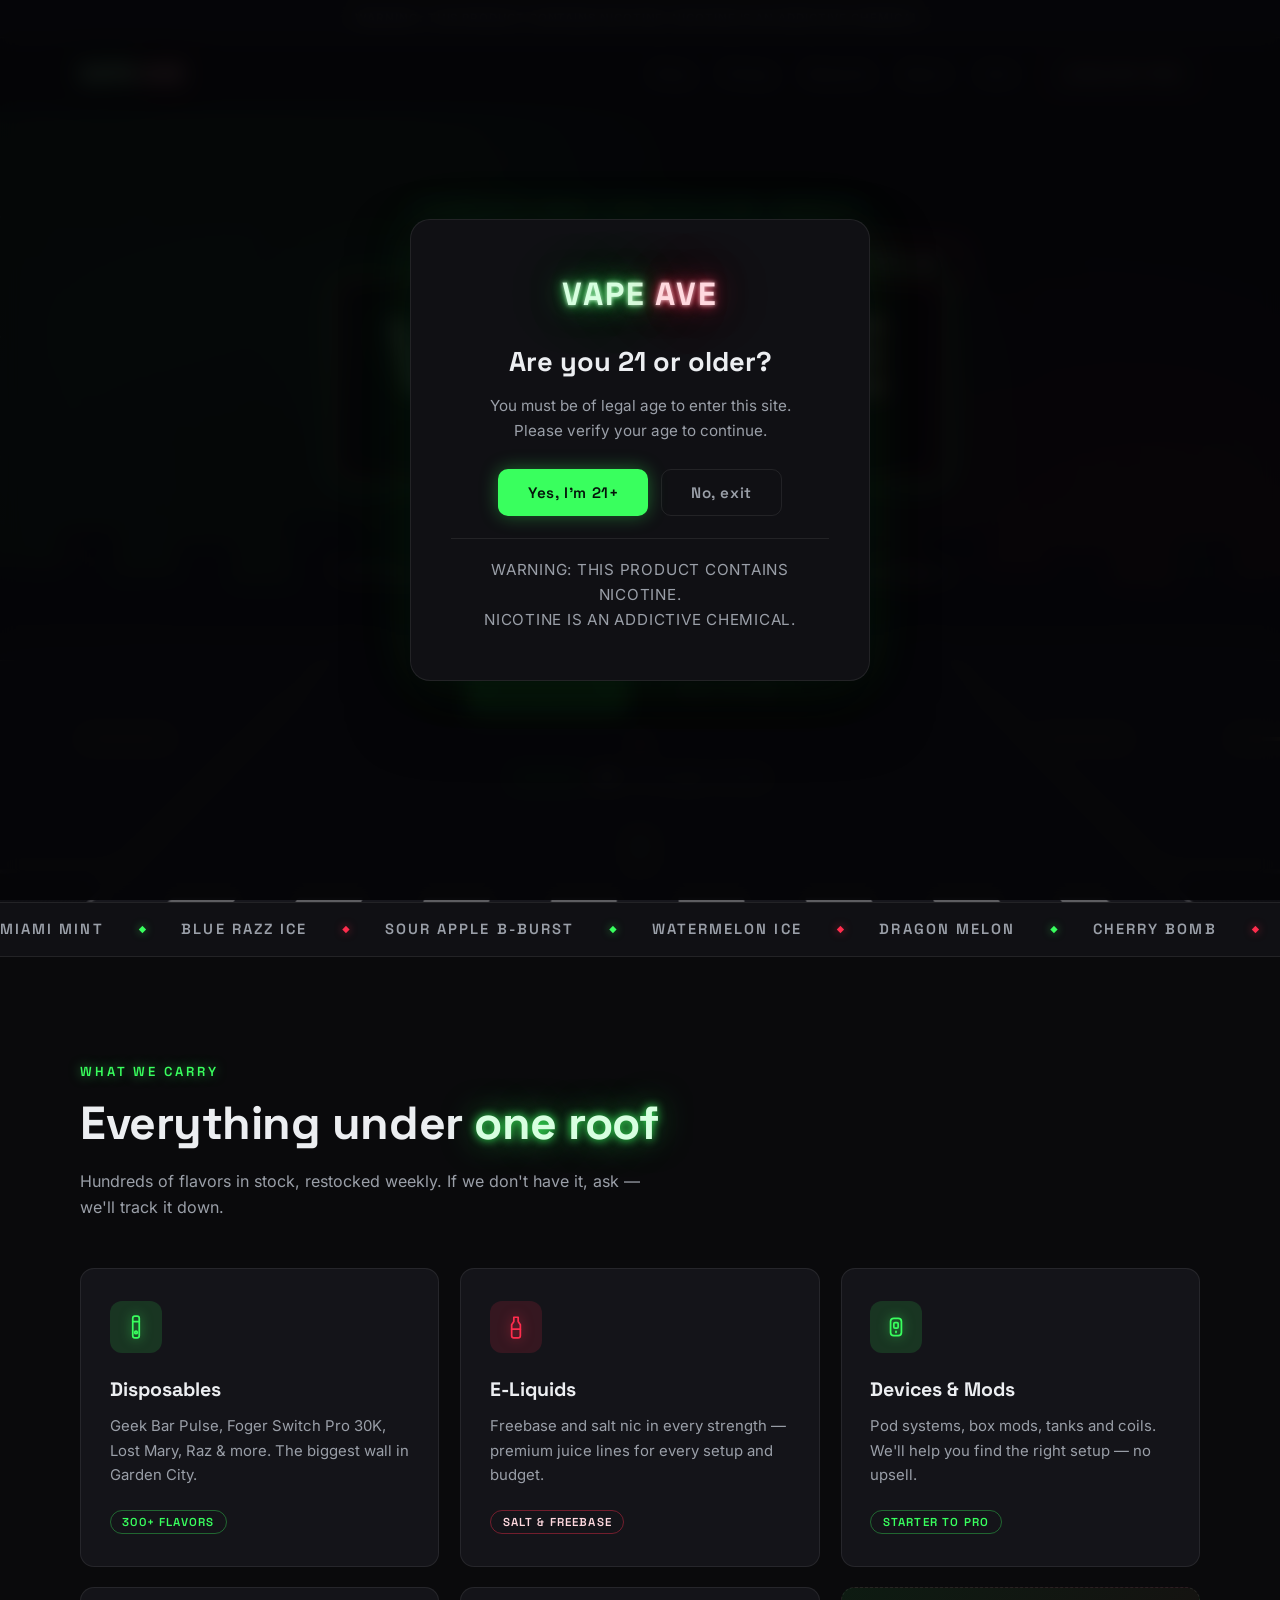
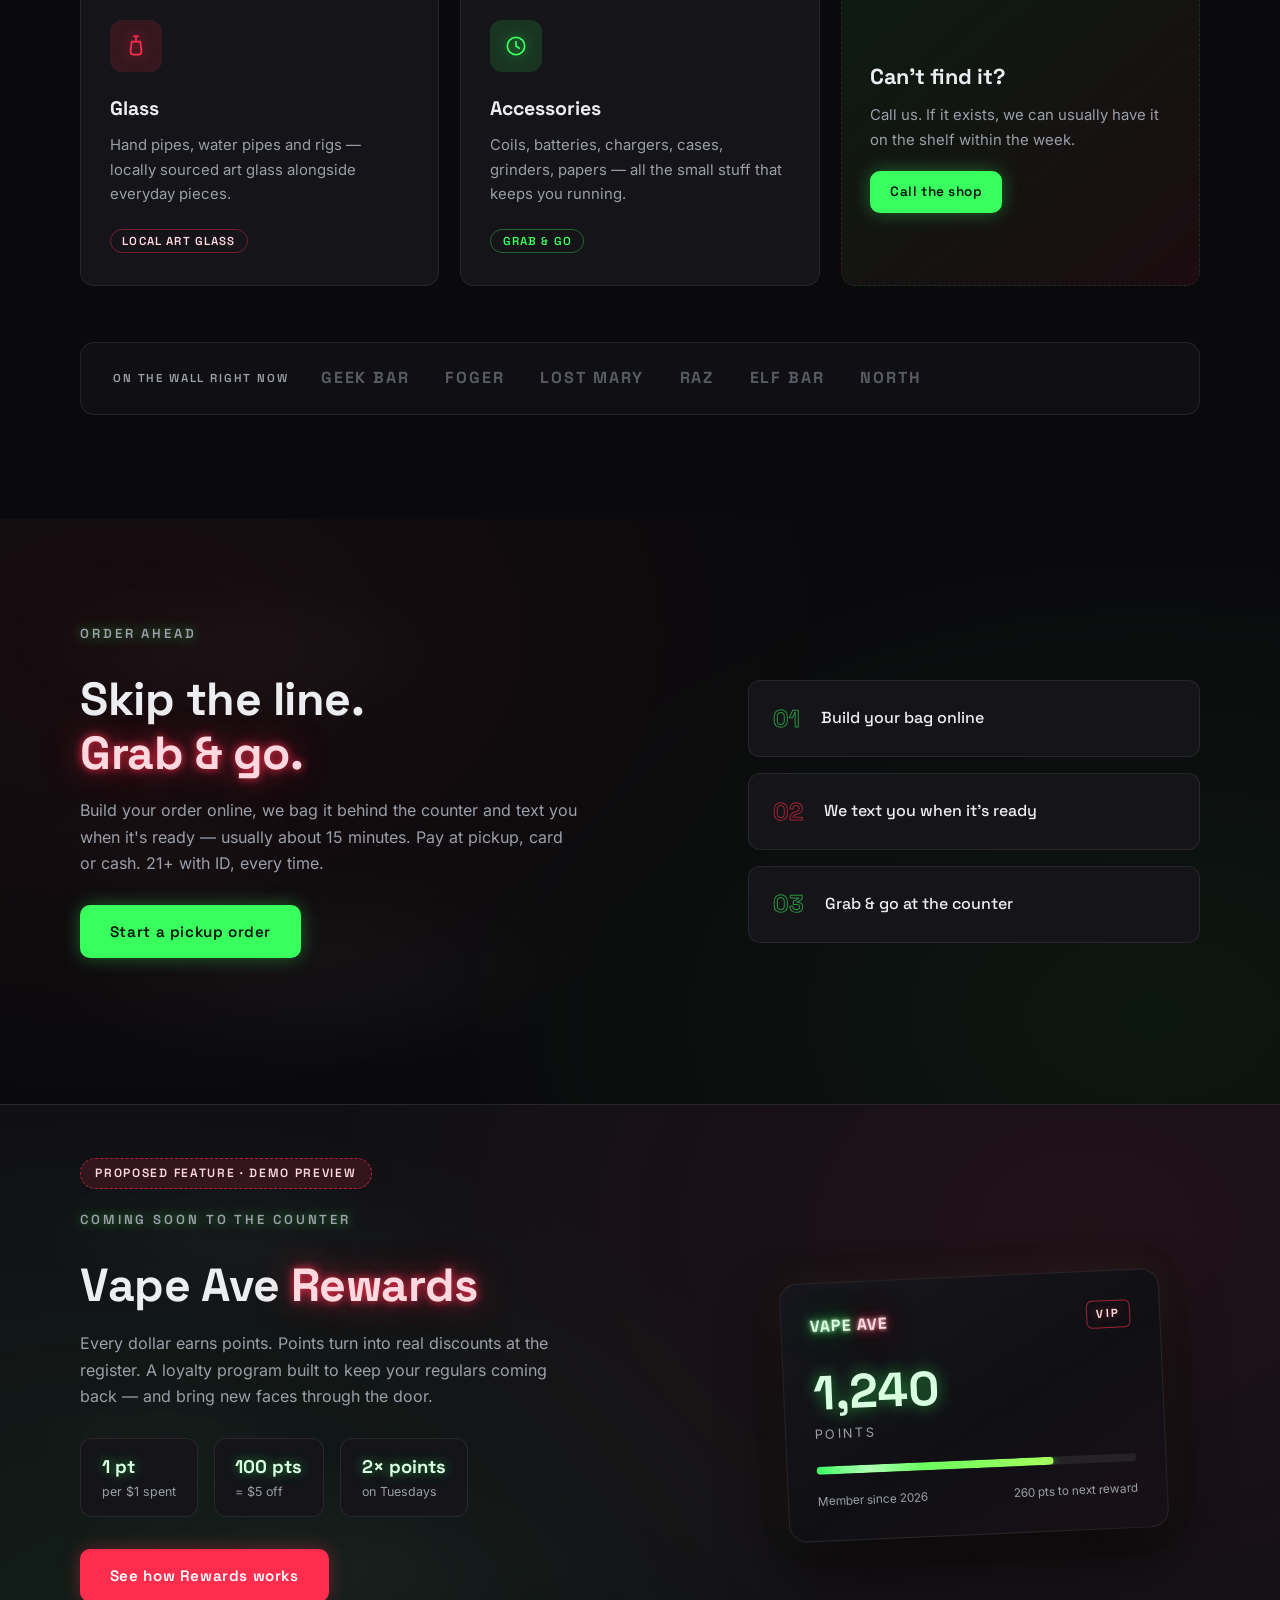
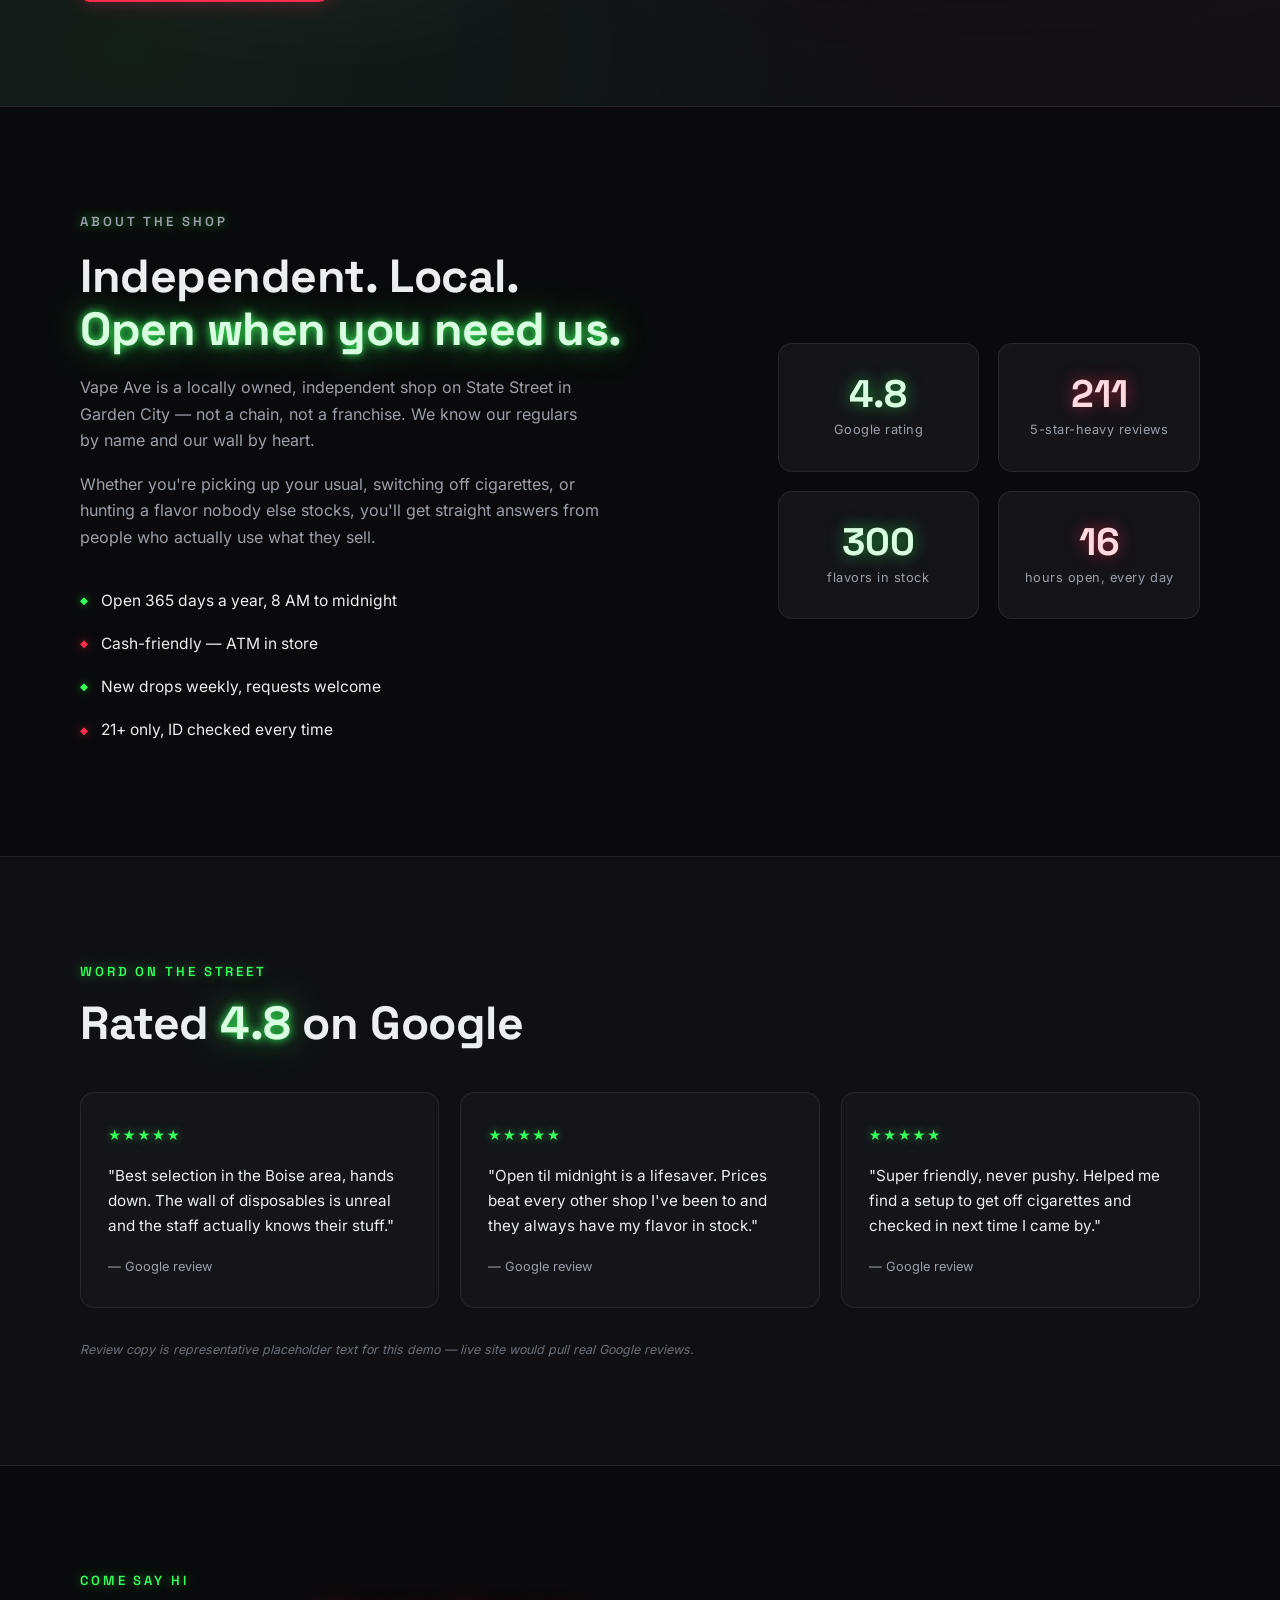
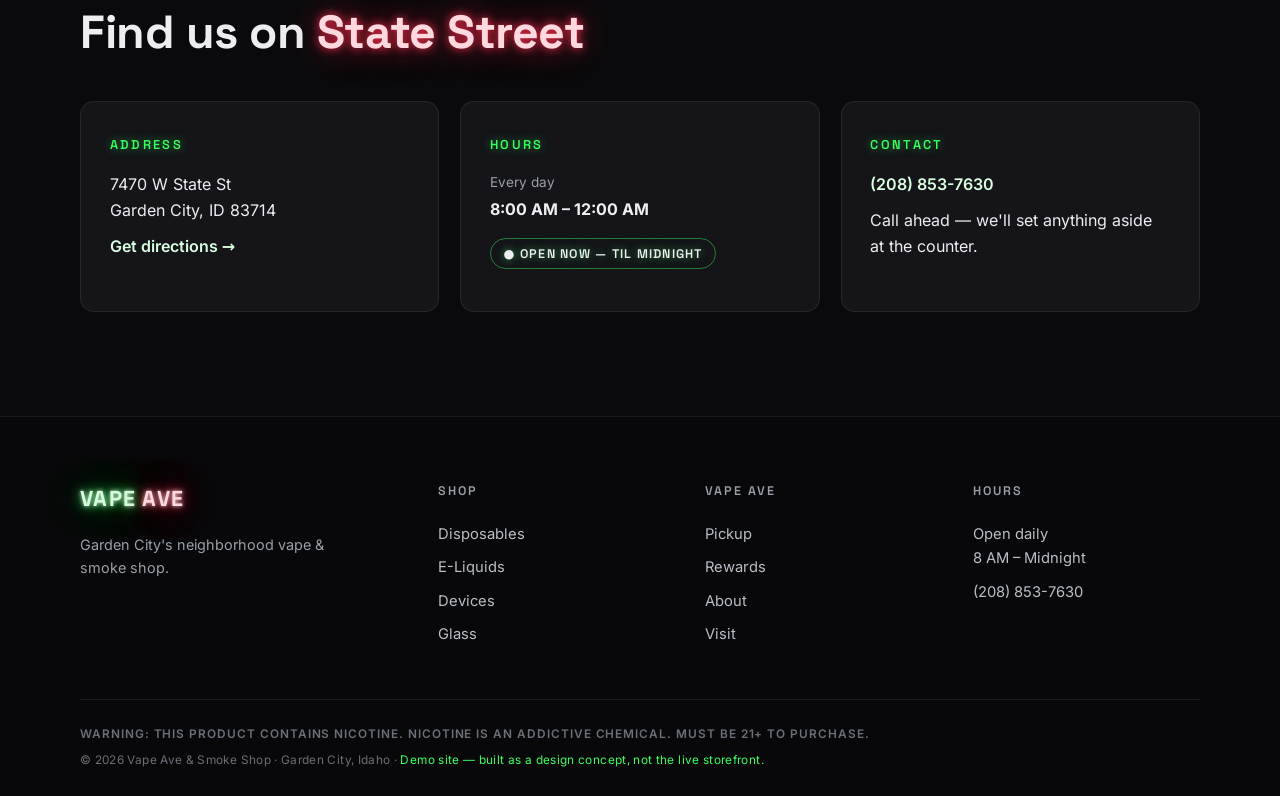
<file: index.html>
<!DOCTYPE html>
<html lang="en">
<head>
  <meta charset="UTF-8">
  <meta name="viewport" content="width=device-width, initial-scale=1.0">
  <title>Vape Ave &amp; Smoke Shop — Garden City, Idaho</title>
  <meta name="description" content="Vape Ave & Smoke Shop — Garden City's neighborhood vape shop. Disposables, e-liquids, devices, glass & more. Open daily 8 AM to midnight. 7470 W State St.">
  <link rel="preload" href="fonts/space-grotesk-var.woff2" as="font" type="font/woff2" crossorigin>
  <link rel="preload" href="fonts/inter-var.woff2" as="font" type="font/woff2" crossorigin>
  <link rel="stylesheet" href="css/style.css?v=5">
  <link rel="icon" href="data:image/svg+xml,<svg xmlns='http://www.w3.org/2000/svg' viewBox='0 0 100 100'><text y='.9em' font-size='90'>💨</text></svg>">
</head>
<body>

  <!-- ============ AGE GATE ============ -->
  <div class="age-gate" id="ageGate" aria-modal="true" role="dialog" aria-labelledby="ageGateTitle">
    <div class="age-gate__card">
      <div class="sign sign--small">
        <span class="sign__green">VAPE</span><span class="sign__red">AVE</span>
      </div>
      <h2 id="ageGateTitle">Are you 21 or older?</h2>
      <p>You must be of legal age to enter this site.<br>Please verify your age to continue.</p>
      <div class="age-gate__actions">
        <button class="btn btn--green" id="ageYes">Yes, I'm 21+</button>
        <button class="btn btn--ghost-red" id="ageNo">No, exit</button>
      </div>
      <p class="age-gate__warning">WARNING: This product contains nicotine.<br>Nicotine is an addictive chemical.</p>
    </div>
  </div>

  <!-- ============ NICOTINE WARNING BAR ============ -->
  <div class="warning-bar" role="note">
    WARNING: This product contains nicotine. Nicotine is an addictive chemical.
  </div>

  <!-- ============ NAV ============ -->
  <header class="nav" id="nav">
    <div class="container nav__inner">
      <a href="#top" class="nav__logo" aria-label="Vape Ave home">
        <span class="sign sign--nav">
          <span class="sign__green">VAPE</span><span class="sign__red">AVE</span>
        </span>
      </a>
      <nav class="nav__links" id="navLinks" aria-label="Main navigation">
        <a href="#shop">Shop</a>
        <a href="order.html">Pickup</a>
        <a href="#rewards">Rewards</a>
        <a href="#about">About</a>
        <a href="#visit">Visit</a>
        <a href="tel:+12088537630" class="nav__phone">(208) 853-7630</a>
      </nav>
      <button class="nav__burger" id="navBurger" aria-label="Toggle menu" aria-expanded="false">
        <span></span><span></span><span></span>
      </button>
    </div>
  </header>

  <main id="top">

    <!-- ============ HERO — night intersection scene ============ -->
    <section class="hero hero--street">
      <div class="hero__glow hero__glow--green" aria-hidden="true"></div>
      <div class="hero__glow hero__glow--red" aria-hidden="true"></div>
      <div class="hero__stars" aria-hidden="true"></div>
      <div class="hero__cloud hero__cloud--1" aria-hidden="true"></div>
      <div class="hero__cloud hero__cloud--2" aria-hidden="true"></div>
      <div class="hero__cloud hero__cloud--3" aria-hidden="true"></div>

      <!-- City skyline silhouette -->
      <svg class="hero__skyline" viewBox="0 0 1440 180" preserveAspectRatio="none" aria-hidden="true">
        <path fill="#0b0b0f" d="M0 180 V110 H70 V70 H130 V120 H200 V85 H260 V130 H330 V60 H400 V115 H470 V95 H540 V140 H620 V75 H690 V120 H760 V55 H830 V110 H900 V90 H970 V135 H1040 V70 H1110 V115 H1180 V95 H1250 V130 H1320 V80 H1390 V120 H1440 V180 Z"/>
        <line x1="795" y1="55" x2="795" y2="36" stroke="#0b0b0f" stroke-width="3"/>
        <circle class="skyline__beacon" cx="795" cy="33" r="3"/>
        <g class="skyline__wins">
          <rect x="82" y="88" width="5" height="8"/>
          <rect x="104" y="102" width="5" height="8"/>
          <rect class="skyline__win--g" x="344" y="78" width="5" height="8"/>
          <rect x="368" y="96" width="5" height="8"/>
          <rect x="634" y="93" width="5" height="8"/>
          <rect class="skyline__win--r" x="660" y="110" width="5" height="8"/>
          <rect class="skyline__win--g" x="774" y="72" width="5" height="8"/>
          <rect x="796" y="88" width="5" height="8"/>
          <rect x="812" y="104" width="5" height="8"/>
          <rect x="1054" y="88" width="5" height="8"/>
          <rect class="skyline__win--r" x="1080" y="104" width="5" height="8"/>
          <rect class="skyline__win--g" x="1334" y="98" width="5" height="8"/>
          <rect x="1360" y="112" width="5" height="8"/>
        </g>
      </svg>

      <!-- Intersection ground plane with traffic light-trails -->
      <div class="hero__street" aria-hidden="true">
        <div class="street__plane">
          <div class="street__cross"></div>
          <div class="street__main"></div>
          <i class="trail trail--r1"></i>
          <i class="trail trail--g1"></i>
          <i class="trail trail--g2"></i>
          <i class="trail trail--r2"></i>
        </div>
      </div>

      <div class="hero__dim" aria-hidden="true"></div>
      <div class="hero__vapor" aria-hidden="true">
        <i></i><i></i><i></i><i></i><i></i><i></i><i></i>
      </div>

      <div class="container hero__inner">
        <p class="hero__eyebrow reveal">Garden City, Idaho &middot; Open daily 8 AM &ndash; Midnight</p>
        <h1 class="hero__sign hero__sign--assembly reveal" aria-label="Vape Ave and Smoke Shop, at West State Street">
          <span class="sign sign--cross" aria-hidden="true"><i class="sign--cross__bolt"></i>W STATE ST</span>
          <span class="sign sign--hero">
            <span class="sign--hero__row">
              <span class="sign__green">VAPE</span><span class="sign__red flicker">AVE</span>
            </span>
            <span class="sign sign--sub" aria-hidden="true">
              <span class="sign__green sign--sub__and">and</span>
              <span class="sign__red">SMOKE SHOP</span>
            </span>
          </span>
        </h1>
        <p class="hero__tagline reveal">Your neighborhood vape &amp; smoke shop.<br>
        The biggest wall of flavor on State Street — and the latest hours in town.</p>
        <div class="hero__cta reveal">
          <a href="order.html" class="btn btn--green">Order Pickup</a>
          <a href="#shop" class="btn btn--red-outline">Shop the Wall</a>
        </div>
        <div class="hero__proof reveal">
          <span class="stars" aria-hidden="true">★★★★★</span>
          <span><strong>4.8</strong> &middot; 211 Google reviews</span>
        </div>
      </div>
      <div class="hero__scroll" aria-hidden="true"><span></span></div>
    </section>

    <!-- ============ FLAVOR TICKER ============ -->
    <div class="ticker" aria-hidden="true">
      <div class="ticker__track">
        <span>Miami Mint</span><i>◆</i><span>Blue Razz Ice</span><i>◆</i><span>Sour Apple B-Burst</span><i>◆</i>
        <span>Watermelon Ice</span><i>◆</i><span>Dragon Melon</span><i>◆</i><span>Cherry Bomb</span><i>◆</i>
        <span>Pink Lemonade</span><i>◆</i><span>Meta Moon</span><i>◆</i><span>Juicy Peach Ice</span><i>◆</i>
        <span>Mexico Mango</span><i>◆</i><span>Black Cherry</span><i>◆</i><span>Frozen Pina Colada</span><i>◆</i>
        <span>Miami Mint</span><i>◆</i><span>Blue Razz Ice</span><i>◆</i><span>Sour Apple B-Burst</span><i>◆</i>
        <span>Watermelon Ice</span><i>◆</i><span>Dragon Melon</span><i>◆</i><span>Cherry Bomb</span><i>◆</i>
        <span>Pink Lemonade</span><i>◆</i><span>Meta Moon</span><i>◆</i><span>Juicy Peach Ice</span><i>◆</i>
        <span>Mexico Mango</span><i>◆</i><span>Black Cherry</span><i>◆</i><span>Frozen Pina Colada</span><i>◆</i>
      </div>
    </div>

    <!-- ============ CATEGORIES ============ -->
    <section class="section" id="shop">
      <div class="container">
        <p class="section__eyebrow reveal">What we carry</p>
        <h2 class="section__title reveal">Everything under <span class="glow-green">one roof</span></h2>
        <p class="section__lede reveal">Hundreds of flavors in stock, restocked weekly. If we don't have it, ask — we'll track it down.</p>

        <div class="cat-grid">
          <article class="cat-card reveal">
            <div class="cat-card__icon" aria-hidden="true">
              <svg viewBox="0 0 24 24"><rect x="9" y="2" width="6" height="20" rx="2"/><line x1="9" y1="7" x2="15" y2="7"/><circle cx="12" cy="17" r="1.2"/></svg>
            </div>
            <h3>Disposables</h3>
            <p>Geek Bar Pulse, Foger Switch Pro 30K, Lost Mary, Raz &amp; more. The biggest wall in Garden City.</p>
            <span class="cat-card__tag">300+ flavors</span>
          </article>
          <article class="cat-card reveal">
            <div class="cat-card__icon" aria-hidden="true">
              <svg viewBox="0 0 24 24"><path d="M10 3h4v4l2 3v10a2 2 0 0 1-2 2h-4a2 2 0 0 1-2-2V10l2-3z"/><line x1="8" y1="14" x2="16" y2="14"/></svg>
            </div>
            <h3>E-Liquids</h3>
            <p>Freebase and salt nic in every strength — premium juice lines for every setup and budget.</p>
            <span class="cat-card__tag">Salt &amp; freebase</span>
          </article>
          <article class="cat-card reveal">
            <div class="cat-card__icon" aria-hidden="true">
              <svg viewBox="0 0 24 24"><rect x="7" y="4" width="10" height="16" rx="3"/><rect x="10" y="8" width="4" height="5" rx="1"/><line x1="12" y1="16" x2="12" y2="17"/></svg>
            </div>
            <h3>Devices &amp; Mods</h3>
            <p>Pod systems, box mods, tanks and coils. We'll help you find the right setup — no upsell.</p>
            <span class="cat-card__tag">Starter to pro</span>
          </article>
          <article class="cat-card reveal">
            <div class="cat-card__icon" aria-hidden="true">
              <svg viewBox="0 0 24 24"><path d="M12 3v5"/><path d="M8 8h8l1 9a3 3 0 0 1-3 3h-4a3 3 0 0 1-3-3l1-9z"/><path d="M10 3h4"/></svg>
            </div>
            <h3>Glass</h3>
            <p>Hand pipes, water pipes and rigs — locally sourced art glass alongside everyday pieces.</p>
            <span class="cat-card__tag">Local art glass</span>
          </article>
          <article class="cat-card reveal">
            <div class="cat-card__icon" aria-hidden="true">
              <svg viewBox="0 0 24 24"><circle cx="12" cy="12" r="8"/><path d="M12 8v4l3 2"/></svg>
            </div>
            <h3>Accessories</h3>
            <p>Coils, batteries, chargers, cases, grinders, papers — all the small stuff that keeps you running.</p>
            <span class="cat-card__tag">Grab &amp; go</span>
          </article>
          <article class="cat-card cat-card--cta reveal">
            <h3>Can't find it?</h3>
            <p>Call us. If it exists, we can usually have it on the shelf within the week.</p>
            <a href="tel:+12088537630" class="btn btn--green btn--sm">Call the shop</a>
          </article>
        </div>

        <div class="brands reveal" aria-label="Brands we stock">
          <span class="brands__label">On the wall right now</span>
          <div class="brands__row">
            <span>GEEK BAR</span><span>FOGER</span><span>LOST MARY</span><span>RAZ</span><span>ELF BAR</span><span>NORTH</span>
          </div>
        </div>
      </div>
    </section>

    <!-- ============ PICKUP TEASER ============ -->
    <section class="section section--pickup" id="pickup">
      <div class="section-clouds" aria-hidden="true"><i></i><i></i><i></i></div>
      <div class="container">
        <div class="pickup-teaser">
          <div class="pickup-teaser__text">
            <p class="section__eyebrow reveal">Order ahead</p>
            <h2 class="section__title reveal">Skip the line.<br><span class="glow-red">Grab &amp; go.</span></h2>
            <p class="reveal">Build your order online, we bag it behind the counter and text you when it's ready
            — usually about 15 minutes. Pay at pickup, card or cash. 21+ with ID, every time.</p>
            <div class="hero__cta reveal" style="justify-content:flex-start">
              <a href="order.html" class="btn btn--green">Start a pickup order</a>
            </div>
          </div>
          <div class="pickup-teaser__steps">
            <div class="mini-step reveal"><em>01</em><span>Build your bag online</span></div>
            <div class="mini-step reveal"><em>02</em><span>We text you when it's ready</span></div>
            <div class="mini-step reveal"><em>03</em><span>Grab &amp; go at the counter</span></div>
          </div>
        </div>
      </div>
    </section>

    <!-- ============ REWARDS TEASER ============ -->
    <section class="section section--rewards" id="rewards">
      <div class="section-clouds" aria-hidden="true"><i></i><i></i><i></i></div>
      <div class="container">
        <div class="rewards-banner reveal">
          <div class="rewards-banner__badge">Proposed feature &middot; Demo preview</div>
          <div class="rewards-banner__body">
            <p class="section__eyebrow">Coming soon to the counter</p>
            <h2 class="section__title">Vape Ave <span class="glow-red">Rewards</span></h2>
            <p>Every dollar earns points. Points turn into real discounts at the register.
            A loyalty program built to keep your regulars coming back — and bring new faces through the door.</p>
            <div class="rewards-banner__points">
              <div class="point-pill"><strong>1 pt</strong><span>per $1 spent</span></div>
              <div class="point-pill"><strong>100 pts</strong><span>= $5 off</span></div>
              <div class="point-pill"><strong>2&times; points</strong><span>on Tuesdays</span></div>
            </div>
            <a href="rewards.html" class="btn btn--red">See how Rewards works</a>
          </div>
          <div class="rewards-banner__card" aria-hidden="true">
            <div class="loyalty-card">
              <div class="loyalty-card__top">
                <span class="sign sign--card"><span class="sign__green">VAPE</span><span class="sign__red">AVE</span></span>
                <span class="loyalty-card__tier">VIP</span>
              </div>
              <div class="loyalty-card__points">
                <em>1,240</em>
                <span>points</span>
              </div>
              <div class="loyalty-card__bar"><i style="width:74%"></i></div>
              <div class="loyalty-card__bottom">
                <span>Member since 2026</span>
                <span>260 pts to next reward</span>
              </div>
            </div>
          </div>
        </div>
      </div>
    </section>

    <!-- ============ ABOUT ============ -->
    <section class="section" id="about">
      <div class="container about">
        <div class="about__text">
          <p class="section__eyebrow reveal">About the shop</p>
          <h2 class="section__title reveal">Independent. Local.<br><span class="glow-green">Open when you need us.</span></h2>
          <p class="reveal">Vape Ave is a locally owned, independent shop on State Street in Garden City —
          not a chain, not a franchise. We know our regulars by name and our wall by heart.</p>
          <p class="reveal">Whether you're picking up your usual, switching off cigarettes, or hunting a flavor
          nobody else stocks, you'll get straight answers from people who actually use what they sell.</p>
          <ul class="about__list">
            <li class="reveal"><i>◆</i> Open 365 days a year, 8 AM to midnight</li>
            <li class="reveal"><i>◆</i> Cash-friendly — ATM in store</li>
            <li class="reveal"><i>◆</i> New drops weekly, requests welcome</li>
            <li class="reveal"><i>◆</i> 21+ only, ID checked every time</li>
          </ul>
        </div>
        <div class="about__stats">
          <div class="stat reveal"><em data-count="4.8">0</em><span>Google rating</span></div>
          <div class="stat reveal"><em data-count="211">0</em><span>5-star-heavy reviews</span></div>
          <div class="stat reveal"><em data-count="300">0</em><span>flavors in stock</span></div>
          <div class="stat reveal"><em data-count="16">0</em><span>hours open, every day</span></div>
        </div>
      </div>
    </section>

    <!-- ============ REVIEWS ============ -->
    <section class="section section--reviews">
      <div class="container">
        <p class="section__eyebrow reveal">Word on the street</p>
        <h2 class="section__title reveal">Rated <span class="glow-green">4.8</span> on Google</h2>
        <div class="review-grid">
          <blockquote class="review reveal">
            <span class="stars" aria-hidden="true">★★★★★</span>
            <p>"Best selection in the Boise area, hands down. The wall of disposables is unreal and the staff actually knows their stuff."</p>
            <footer>— Google review</footer>
          </blockquote>
          <blockquote class="review reveal">
            <span class="stars" aria-hidden="true">★★★★★</span>
            <p>"Open til midnight is a lifesaver. Prices beat every other shop I've been to and they always have my flavor in stock."</p>
            <footer>— Google review</footer>
          </blockquote>
          <blockquote class="review reveal">
            <span class="stars" aria-hidden="true">★★★★★</span>
            <p>"Super friendly, never pushy. Helped me find a setup to get off cigarettes and checked in next time I came by."</p>
            <footer>— Google review</footer>
          </blockquote>
        </div>
        <p class="review-note reveal">Review copy is representative placeholder text for this demo — live site would pull real Google reviews.</p>
      </div>
    </section>

    <!-- ============ VISIT ============ -->
    <section class="section section--visit" id="visit">
      <div class="container">
        <p class="section__eyebrow reveal">Come say hi</p>
        <h2 class="section__title reveal">Find us on <span class="glow-red">State Street</span></h2>
        <div class="visit">
          <div class="visit__card reveal">
            <h3>Address</h3>
            <p>7470 W State St<br>Garden City, ID 83714</p>
            <a class="visit__link" href="https://maps.google.com/?q=Vape+Ave+%26+Smoke+Shop+7470+W+State+St+Garden+City+ID+83714" target="_blank" rel="noopener">Get directions →</a>
          </div>
          <div class="visit__card reveal">
            <h3>Hours</h3>
            <p class="visit__hours"><span>Every day</span><strong>8:00 AM – 12:00 AM</strong></p>
            <p class="visit__open" id="openBadge">Open now</p>
          </div>
          <div class="visit__card reveal">
            <h3>Contact</h3>
            <p><a class="visit__link" href="tel:+12088537630">(208) 853-7630</a></p>
            <p>Call ahead — we'll set anything aside at the counter.</p>
          </div>
        </div>
      </div>
    </section>

  </main>

  <!-- ============ FOOTER ============ -->
  <footer class="footer">
    <div class="container footer__inner">
      <div class="footer__brand">
        <span class="sign sign--nav"><span class="sign__green">VAPE</span><span class="sign__red">AVE</span></span>
        <p>Garden City's neighborhood vape &amp; smoke shop.</p>
      </div>
      <div class="footer__col">
        <h4>Shop</h4>
        <a href="#shop">Disposables</a>
        <a href="#shop">E-Liquids</a>
        <a href="#shop">Devices</a>
        <a href="#shop">Glass</a>
      </div>
      <div class="footer__col">
        <h4>Vape Ave</h4>
        <a href="order.html">Pickup</a>
        <a href="rewards.html">Rewards</a>
        <a href="#about">About</a>
        <a href="#visit">Visit</a>
      </div>
      <div class="footer__col">
        <h4>Hours</h4>
        <p>Open daily<br>8 AM – Midnight</p>
        <a href="tel:+12088537630">(208) 853-7630</a>
      </div>
    </div>
    <div class="container footer__legal">
      <p>WARNING: This product contains nicotine. Nicotine is an addictive chemical. Must be 21+ to purchase.</p>
      <p>© 2026 Vape Ave &amp; Smoke Shop · Garden City, Idaho · <span class="footer__demo">Demo site — built as a design concept, not the live storefront.</span></p>
    </div>
  </footer>

  <script src="js/main.js?v=4"></script>
</body>
</html>
</file>
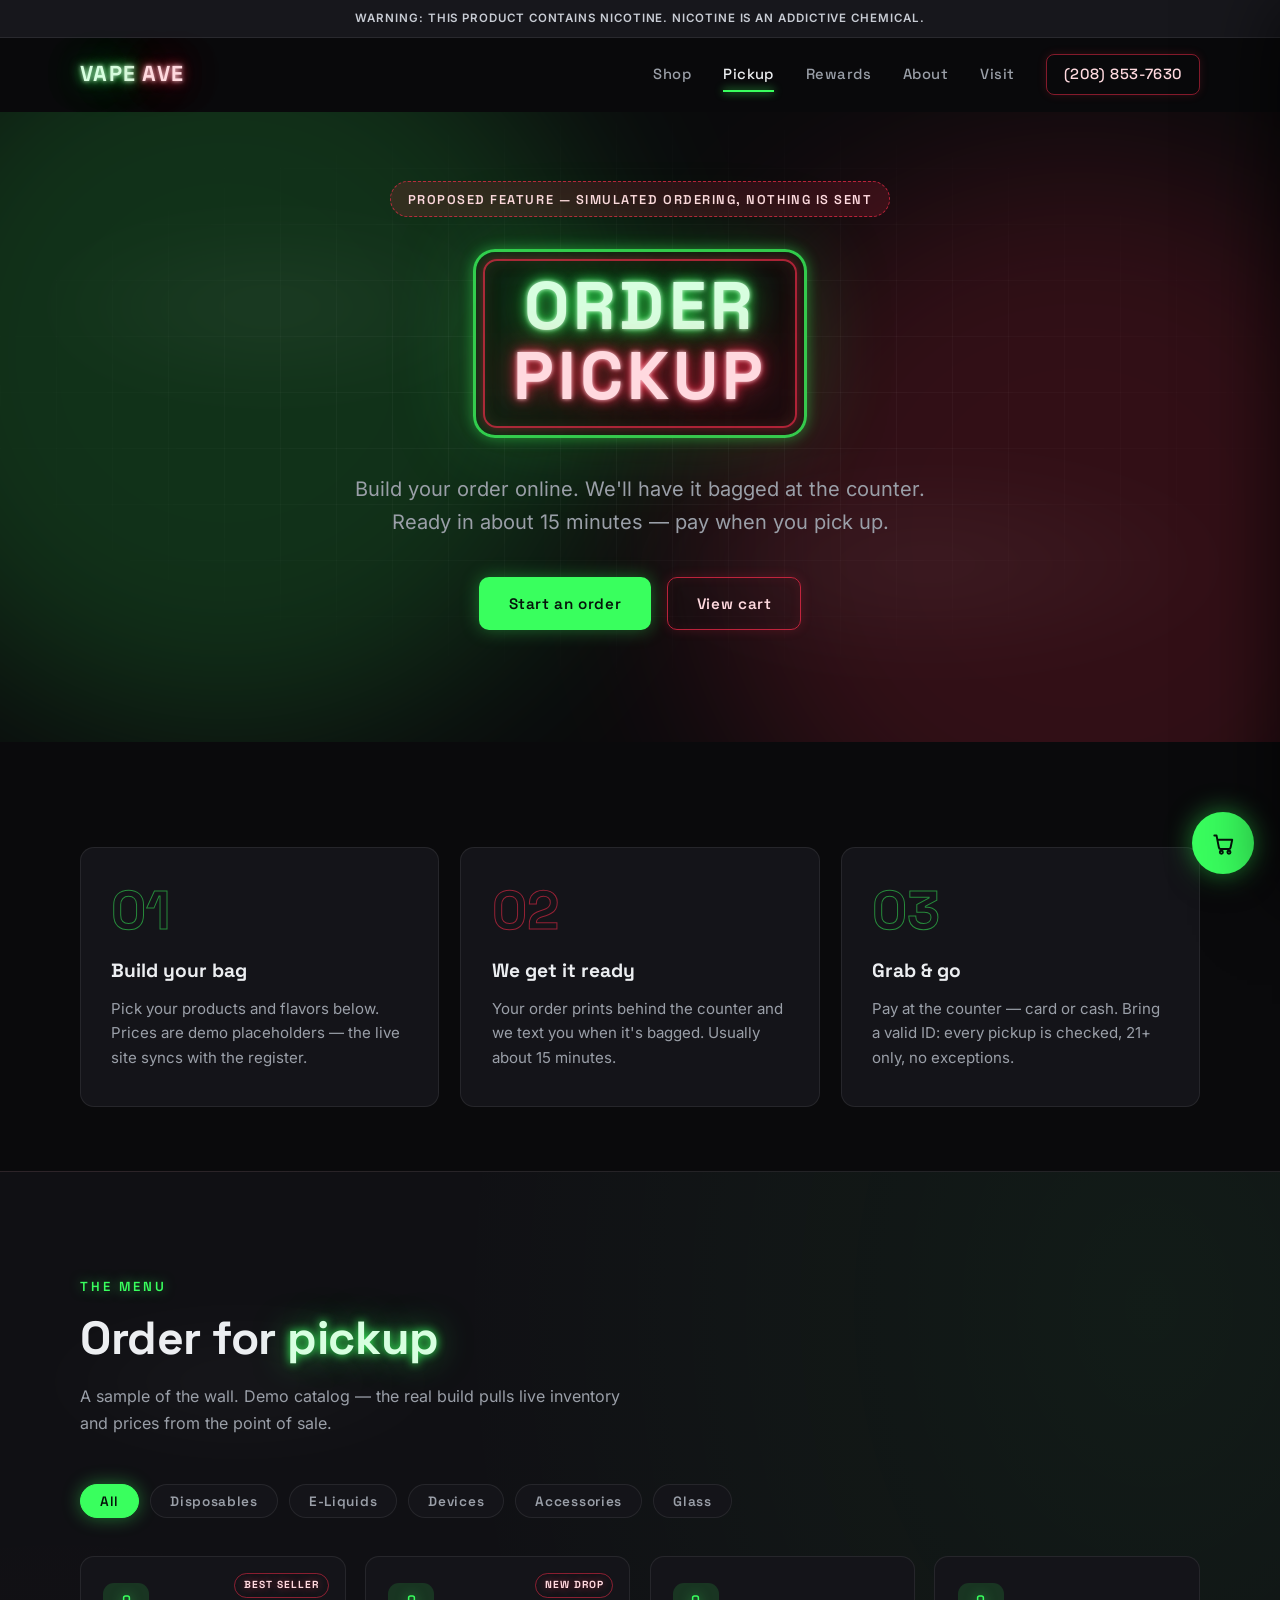
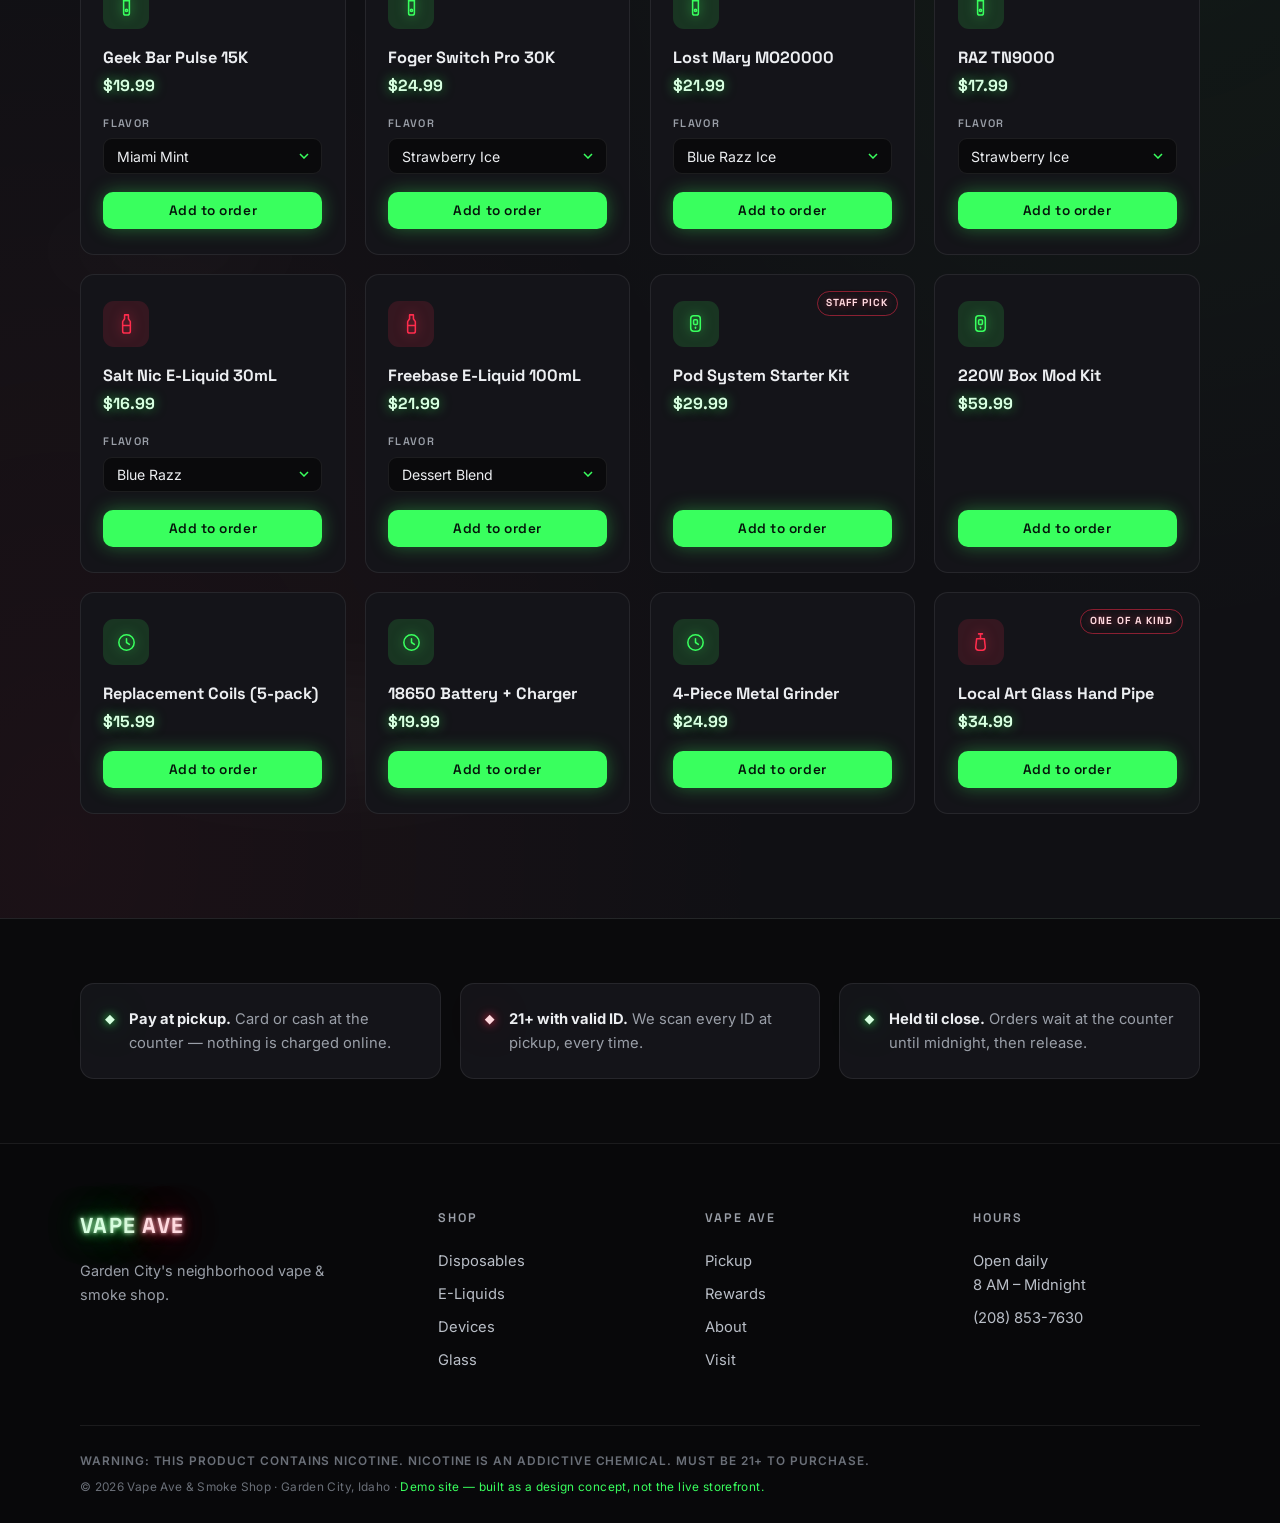
<file: order.html>
<!DOCTYPE html>
<html lang="en">
<head>
  <meta charset="UTF-8">
  <meta name="viewport" content="width=device-width, initial-scale=1.0">
  <title>Order Pickup — Vape Ave, Garden City, Idaho</title>
  <meta name="description" content="Order ahead from Vape Ave & Smoke Shop and skip the line. Build your order online, pick up at the counter in Garden City, Idaho. Pay at pickup — 21+ with valid ID.">
  <link rel="preload" href="fonts/space-grotesk-var.woff2" as="font" type="font/woff2" crossorigin>
  <link rel="preload" href="fonts/inter-var.woff2" as="font" type="font/woff2" crossorigin>
  <link rel="stylesheet" href="css/style.css?v=5">
  <link rel="icon" href="data:image/svg+xml,<svg xmlns='http://www.w3.org/2000/svg' viewBox='0 0 100 100'><text y='.9em' font-size='90'>💨</text></svg>">
</head>
<body>

  <!-- ============ NICOTINE WARNING BAR ============ -->
  <div class="warning-bar" role="note">
    WARNING: This product contains nicotine. Nicotine is an addictive chemical.
  </div>

  <!-- ============ NAV ============ -->
  <header class="nav" id="nav">
    <div class="container nav__inner">
      <a href="index.html" class="nav__logo" aria-label="Vape Ave home">
        <span class="sign sign--nav">
          <span class="sign__green">VAPE</span><span class="sign__red">AVE</span>
        </span>
      </a>
      <nav class="nav__links" id="navLinks" aria-label="Main navigation">
        <a href="index.html#shop">Shop</a>
        <a href="order.html" class="is-active">Pickup</a>
        <a href="rewards.html">Rewards</a>
        <a href="index.html#about">About</a>
        <a href="index.html#visit">Visit</a>
        <a href="tel:+12088537630" class="nav__phone">(208) 853-7630</a>
      </nav>
      <button class="nav__burger" id="navBurger" aria-label="Toggle menu" aria-expanded="false">
        <span></span><span></span><span></span>
      </button>
    </div>
  </header>

  <main>

    <!-- ============ PICKUP HERO ============ -->
    <section class="hero hero--sub">
      <div class="hero__glow hero__glow--green" aria-hidden="true"></div>
      <div class="hero__glow hero__glow--red" aria-hidden="true"></div>
      <div class="hero__grid" aria-hidden="true"></div>
      <div class="hero__cloud hero__cloud--1" aria-hidden="true"></div>
      <div class="hero__cloud hero__cloud--2" aria-hidden="true"></div>
      <div class="hero__vapor" aria-hidden="true">
        <i></i><i></i><i></i><i></i><i></i><i></i><i></i>
      </div>
      <div class="container hero__inner">
        <p class="concept-badge reveal">Proposed feature — simulated ordering, nothing is sent</p>
        <h1 class="hero__sign reveal" aria-label="Order Pickup">
          <span class="sign sign--hero sign--rewards">
            <span class="sign__green">ORDER</span> <span class="sign__red flicker">PICKUP</span>
          </span>
        </h1>
        <p class="hero__tagline reveal">Build your order online. We'll have it bagged at the counter.<br>
        Ready in about 15 minutes — pay when you pick up.</p>
        <div class="hero__cta reveal">
          <a href="#menu" class="btn btn--green">Start an order</a>
          <button class="btn btn--red-outline" data-cart-open>View cart <span class="cart-count" data-cart-count hidden>0</span></button>
        </div>
      </div>
    </section>

    <!-- ============ HOW PICKUP WORKS ============ -->
    <section class="section section--tight">
      <div class="container">
        <div class="steps">
          <div class="step reveal">
            <span class="step__num">01</span>
            <h3>Build your bag</h3>
            <p>Pick your products and flavors below. Prices are demo placeholders — the live site syncs with the register.</p>
          </div>
          <div class="step reveal">
            <span class="step__num">02</span>
            <h3>We get it ready</h3>
            <p>Your order prints behind the counter and we text you when it's bagged. Usually about 15 minutes.</p>
          </div>
          <div class="step reveal">
            <span class="step__num">03</span>
            <h3>Grab &amp; go</h3>
            <p>Pay at the counter — card or cash. Bring a valid ID: every pickup is checked, 21+ only, no exceptions.</p>
          </div>
        </div>
      </div>
    </section>

    <!-- ============ MENU ============ -->
    <section class="section section--menu" id="menu">
      <div class="section-clouds" aria-hidden="true"><i></i><i></i><i></i></div>
      <div class="container">
        <p class="section__eyebrow reveal">The menu</p>
        <h2 class="section__title reveal">Order for <span class="glow-green">pickup</span></h2>
        <p class="section__lede reveal">A sample of the wall. Demo catalog — the real build pulls live inventory and prices from the point of sale.</p>

        <div class="menu-filters reveal" role="tablist" aria-label="Filter products" id="menuFilters">
          <button class="menu-filter is-active" data-filter="all">All</button>
          <button class="menu-filter" data-filter="disposables">Disposables</button>
          <button class="menu-filter" data-filter="eliquids">E-Liquids</button>
          <button class="menu-filter" data-filter="devices">Devices</button>
          <button class="menu-filter" data-filter="accessories">Accessories</button>
          <button class="menu-filter" data-filter="glass">Glass</button>
        </div>

        <div class="product-grid" id="productGrid"><!-- rendered by js/order.js --></div>
      </div>
    </section>

    <!-- ============ PICKUP FINE PRINT ============ -->
    <section class="section section--tight">
      <div class="container">
        <div class="pickup-notes reveal">
          <div class="pickup-note"><i class="glow-green">◆</i><p><strong>Pay at pickup.</strong> Card or cash at the counter — nothing is charged online.</p></div>
          <div class="pickup-note"><i class="glow-red">◆</i><p><strong>21+ with valid ID.</strong> We scan every ID at pickup, every time.</p></div>
          <div class="pickup-note"><i class="glow-green">◆</i><p><strong>Held til close.</strong> Orders wait at the counter until midnight, then release.</p></div>
        </div>
      </div>
    </section>

  </main>

  <!-- ============ CART FAB ============ -->
  <button class="cart-fab" data-cart-open aria-label="Open cart">
    <svg viewBox="0 0 24 24" aria-hidden="true"><path d="M4 5h2l2.2 11.2a1.6 1.6 0 0 0 1.6 1.3h7.6a1.6 1.6 0 0 0 1.6-1.3L20.5 9H7"/><circle cx="10.5" cy="20.5" r="1.4"/><circle cx="17.5" cy="20.5" r="1.4"/></svg>
    <span class="cart-count" data-cart-count hidden>0</span>
  </button>

  <!-- ============ CART DRAWER ============ -->
  <div class="cart-overlay" id="cartOverlay" hidden></div>
  <aside class="cart" id="cartDrawer" aria-label="Pickup order cart" aria-hidden="true">

    <!-- Cart view -->
    <div class="cart__view" id="cartView">
      <header class="cart__head">
        <h2>Your pickup order</h2>
        <button class="cart__close" id="cartClose" aria-label="Close cart">✕</button>
      </header>

      <div class="cart__empty" id="cartEmpty">
        <span aria-hidden="true">💨</span>
        <p>Nothing in the bag yet.</p>
        <button class="btn btn--green btn--sm" id="cartBrowse">Browse the menu</button>
      </div>

      <div class="cart__body" id="cartBody" hidden>
        <ul class="cart__items" id="cartItems"></ul>

        <div class="cart__totals">
          <div class="cart__row"><span>Subtotal</span><strong id="cartSubtotal">$0.00</strong></div>
          <div class="cart__row cart__row--points"><span>◆ Vape Ave Rewards</span><span id="cartPoints">earns 0 pts</span></div>
          <p class="cart__tax-note">Tax calculated at the register. Pay at pickup — card or cash.</p>
        </div>

        <form class="cart__form" id="pickupForm" novalidate>
          <div class="cart__field">
            <label for="puName">Name for the order</label>
            <input type="text" id="puName" placeholder="Ada Countyson" autocomplete="off" required>
          </div>
          <div class="cart__field">
            <label for="puPhone">Mobile (for the "it's ready" text)</label>
            <input type="tel" id="puPhone" placeholder="(208) 555-0134" autocomplete="off" required>
          </div>
          <div class="cart__field">
            <label for="puTime">Pickup time</label>
            <select id="puTime">
              <option value="asap">ASAP — ready in ~15 min</option>
              <option value="30">In 30 minutes</option>
              <option value="60">In 1 hour</option>
              <option value="tonight">This evening</option>
            </select>
          </div>
          <p class="cart__error" id="cartError" hidden></p>
          <button type="submit" class="btn btn--green cart__submit">Place pickup order (demo)</button>
          <p class="cart__disclaimer">Simulated checkout — no order is sent, nothing is stored.</p>
        </form>
      </div>
    </div>

    <!-- Confirmation view -->
    <div class="cart__view cart__confirm" id="cartConfirm" hidden>
      <header class="cart__head">
        <h2>Order in!</h2>
        <button class="cart__close" id="confirmClose" aria-label="Close cart">✕</button>
      </header>
      <div class="confirm">
        <div class="confirm__check" aria-hidden="true">✓</div>
        <p class="confirm__num" id="confirmNum">VA-0000</p>
        <p class="confirm__ready" id="confirmReady">Ready around —</p>
        <div class="confirm__details">
          <p><strong id="confirmName">—</strong>, we'll text <strong id="confirmPhone">—</strong> the moment it's bagged.</p>
          <p>Vape Ave &amp; Smoke Shop<br>7470 W State St, Garden City, ID<br>
          <a class="visit__link" href="https://maps.google.com/?q=Vape+Ave+%26+Smoke+Shop+7470+W+State+St+Garden+City+ID+83714" target="_blank" rel="noopener">Get directions →</a></p>
          <p class="confirm__id">Bring a valid ID — 21+ only. Pay at the counter.</p>
        </div>
        <p class="cart__disclaimer">This was a simulation — no order was actually placed.</p>
        <button class="btn btn--red-outline btn--sm" id="confirmReset">Start a new demo order</button>
      </div>
    </div>
  </aside>

  <!-- Add-to-cart toast -->
  <div class="toast" id="toast" role="status" aria-live="polite"></div>

  <!-- ============ FOOTER ============ -->
  <footer class="footer">
    <div class="container footer__inner">
      <div class="footer__brand">
        <span class="sign sign--nav"><span class="sign__green">VAPE</span><span class="sign__red">AVE</span></span>
        <p>Garden City's neighborhood vape &amp; smoke shop.</p>
      </div>
      <div class="footer__col">
        <h4>Shop</h4>
        <a href="index.html#shop">Disposables</a>
        <a href="index.html#shop">E-Liquids</a>
        <a href="index.html#shop">Devices</a>
        <a href="index.html#shop">Glass</a>
      </div>
      <div class="footer__col">
        <h4>Vape Ave</h4>
        <a href="order.html">Pickup</a>
        <a href="rewards.html">Rewards</a>
        <a href="index.html#about">About</a>
        <a href="index.html#visit">Visit</a>
      </div>
      <div class="footer__col">
        <h4>Hours</h4>
        <p>Open daily<br>8 AM – Midnight</p>
        <a href="tel:+12088537630">(208) 853-7630</a>
      </div>
    </div>
    <div class="container footer__legal">
      <p>WARNING: This product contains nicotine. Nicotine is an addictive chemical. Must be 21+ to purchase.</p>
      <p>© 2026 Vape Ave &amp; Smoke Shop · Garden City, Idaho · <span class="footer__demo">Demo site — built as a design concept, not the live storefront.</span></p>
    </div>
  </footer>

  <script src="js/main.js?v=4"></script>
  <script src="js/order.js?v=4"></script>
</body>
</html>
</file>
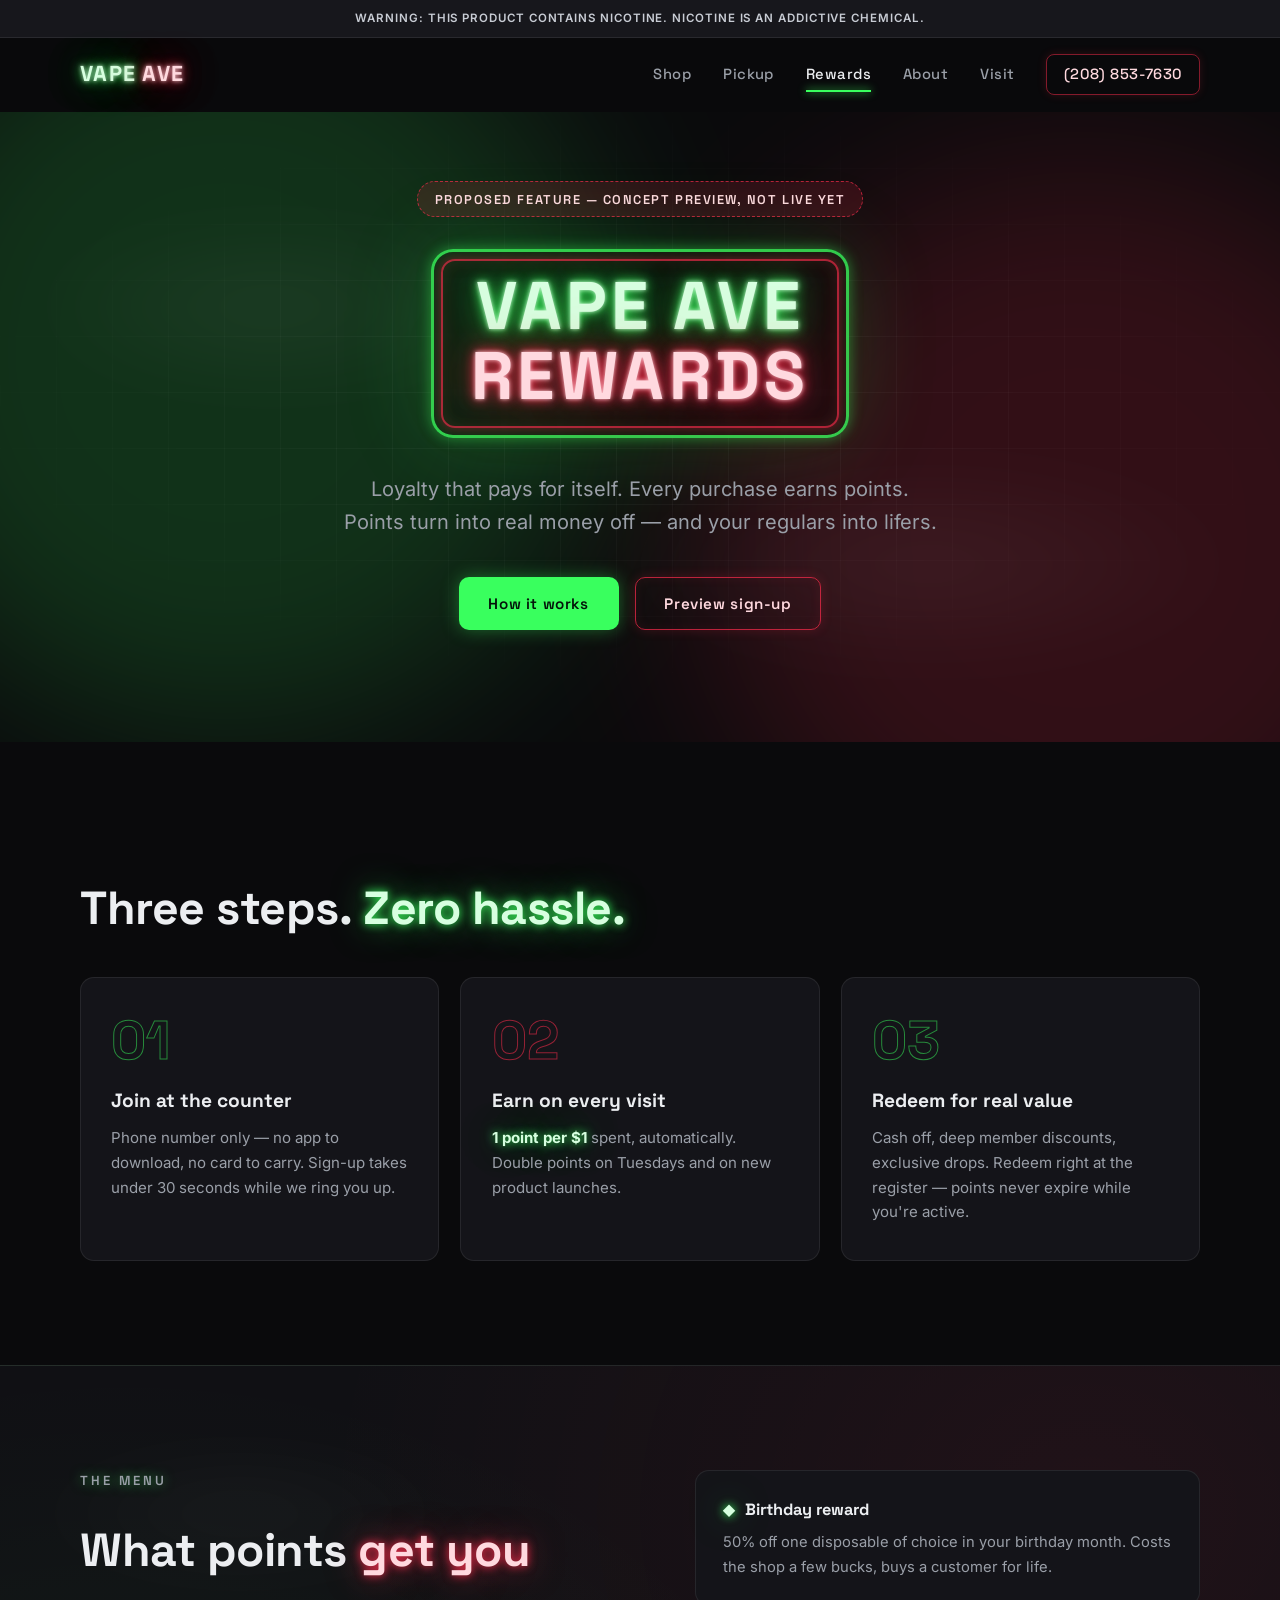
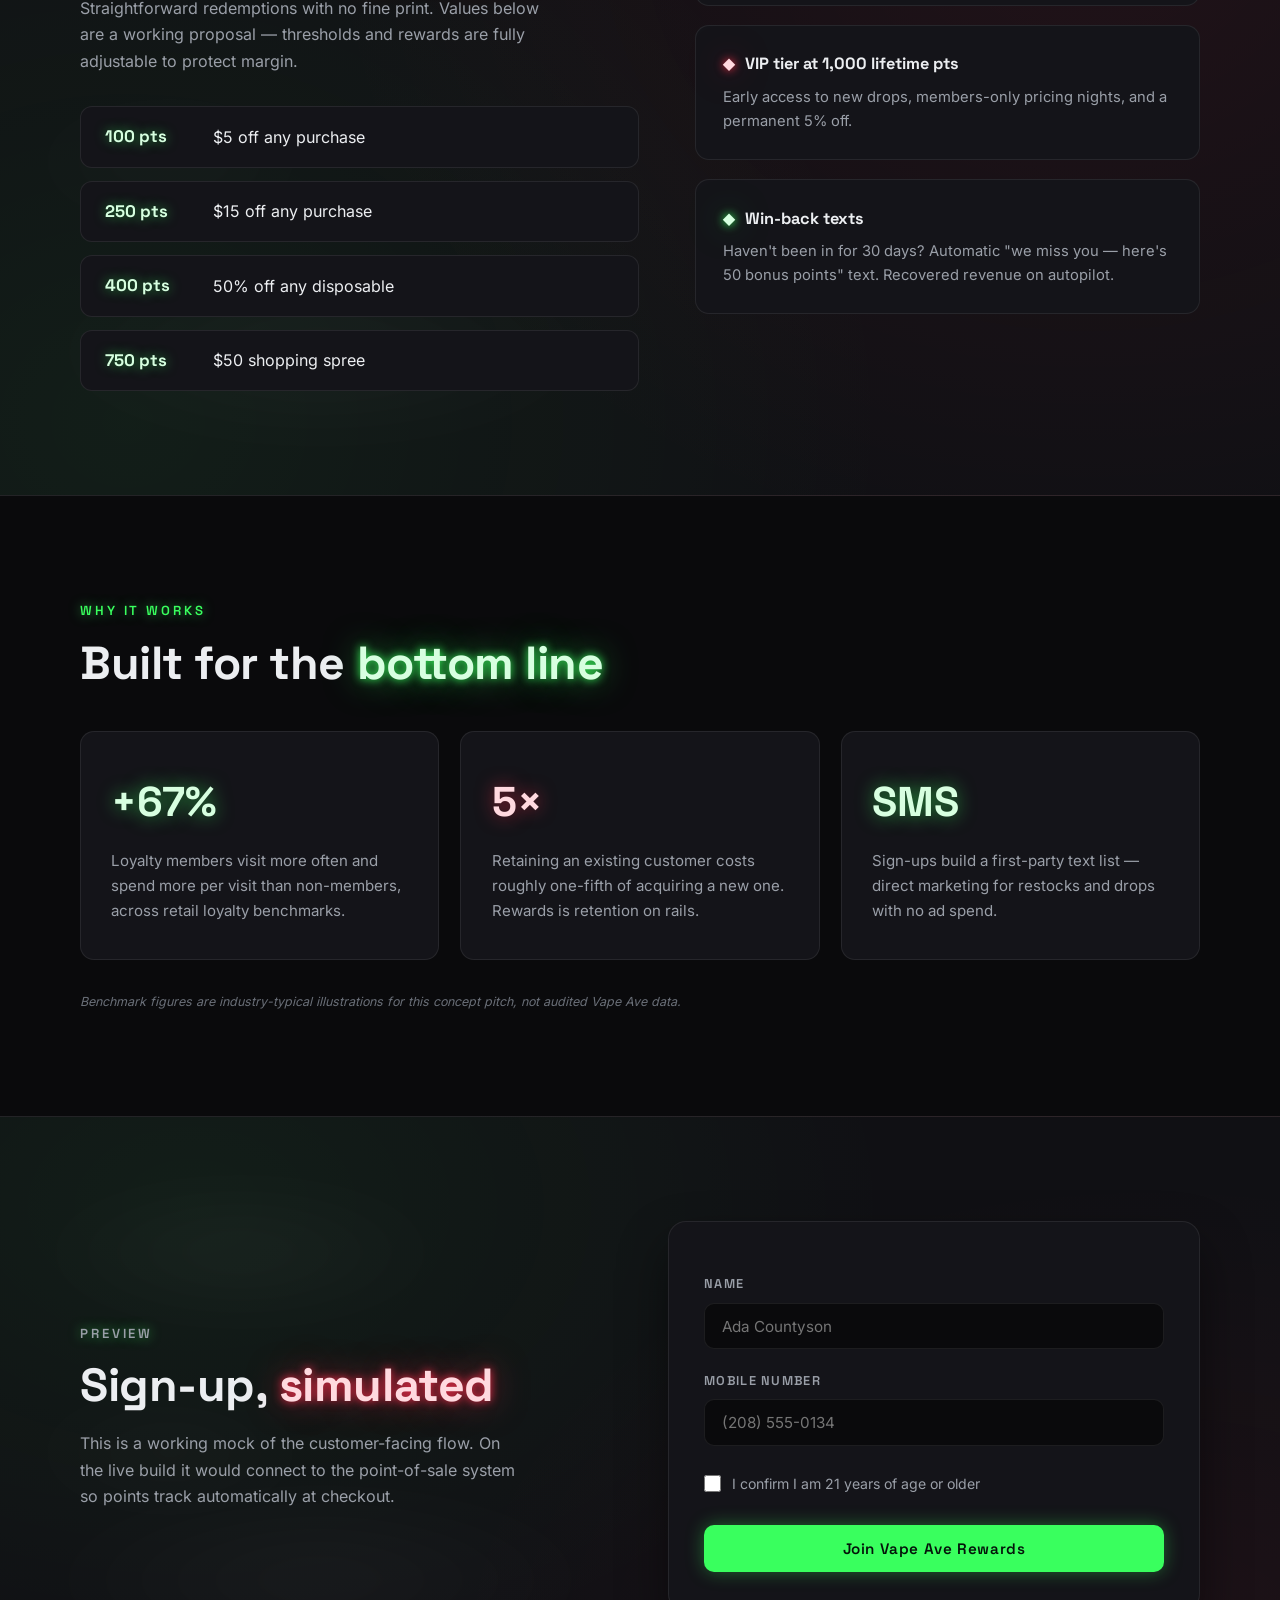
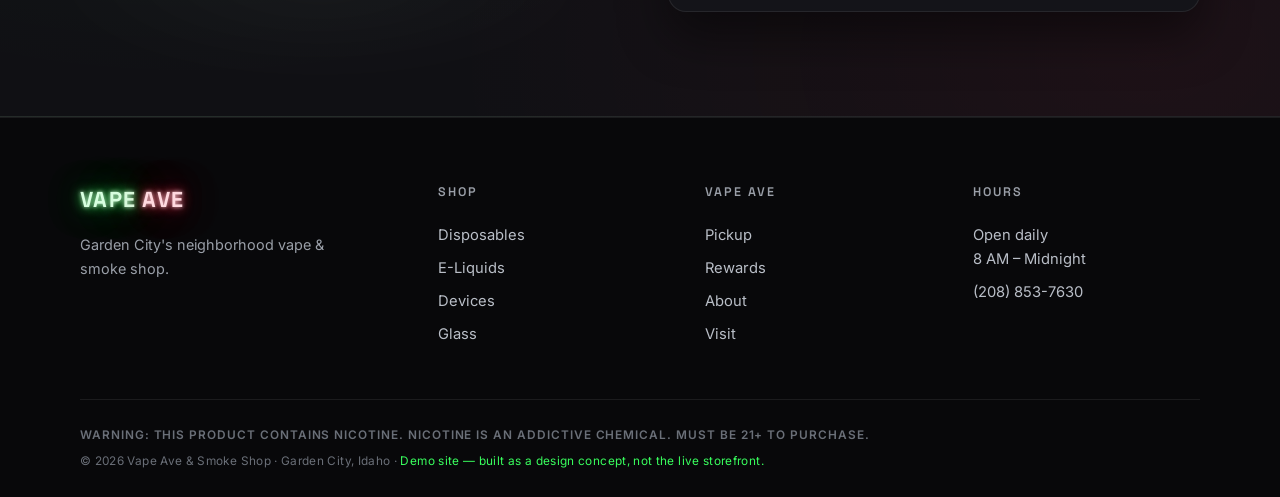
<file: rewards.html>
<!DOCTYPE html>
<html lang="en">
<head>
  <meta charset="UTF-8">
  <meta name="viewport" content="width=device-width, initial-scale=1.0">
  <title>Vape Ave Rewards — Loyalty Program Concept</title>
  <meta name="description" content="Vape Ave Rewards — a proposed points-based loyalty program for Vape Ave & Smoke Shop, Garden City, Idaho. Earn points on every purchase, redeem for real discounts at the register.">
  <link rel="preload" href="fonts/space-grotesk-var.woff2" as="font" type="font/woff2" crossorigin>
  <link rel="preload" href="fonts/inter-var.woff2" as="font" type="font/woff2" crossorigin>
  <link rel="stylesheet" href="css/style.css?v=5">
  <link rel="icon" href="data:image/svg+xml,<svg xmlns='http://www.w3.org/2000/svg' viewBox='0 0 100 100'><text y='.9em' font-size='90'>💨</text></svg>">
</head>
<body>

  <!-- ============ NICOTINE WARNING BAR ============ -->
  <div class="warning-bar" role="note">
    WARNING: This product contains nicotine. Nicotine is an addictive chemical.
  </div>

  <!-- ============ NAV ============ -->
  <header class="nav" id="nav">
    <div class="container nav__inner">
      <a href="index.html" class="nav__logo" aria-label="Vape Ave home">
        <span class="sign sign--nav">
          <span class="sign__green">VAPE</span><span class="sign__red">AVE</span>
        </span>
      </a>
      <nav class="nav__links" id="navLinks" aria-label="Main navigation">
        <a href="index.html#shop">Shop</a>
        <a href="order.html">Pickup</a>
        <a href="rewards.html" class="is-active">Rewards</a>
        <a href="index.html#about">About</a>
        <a href="index.html#visit">Visit</a>
        <a href="tel:+12088537630" class="nav__phone">(208) 853-7630</a>
      </nav>
      <button class="nav__burger" id="navBurger" aria-label="Toggle menu" aria-expanded="false">
        <span></span><span></span><span></span>
      </button>
    </div>
  </header>

  <main>

    <!-- ============ REWARDS HERO ============ -->
    <section class="hero hero--sub">
      <div class="hero__glow hero__glow--red" aria-hidden="true"></div>
      <div class="hero__glow hero__glow--green" aria-hidden="true"></div>
      <div class="hero__grid" aria-hidden="true"></div>
      <div class="hero__cloud hero__cloud--1" aria-hidden="true"></div>
      <div class="hero__cloud hero__cloud--2" aria-hidden="true"></div>
      <div class="hero__vapor" aria-hidden="true">
        <i></i><i></i><i></i><i></i><i></i><i></i><i></i>
      </div>
      <div class="container hero__inner">
        <p class="concept-badge reveal">Proposed feature — concept preview, not live yet</p>
        <h1 class="hero__sign reveal" aria-label="Vape Ave Rewards">
          <span class="sign sign--hero sign--rewards">
            <span class="sign__green">VAPE AVE</span> <span class="sign__red flicker">REWARDS</span>
          </span>
        </h1>
        <p class="hero__tagline reveal">Loyalty that pays for itself. Every purchase earns points.<br>
        Points turn into real money off — and your regulars into lifers.</p>
        <div class="hero__cta reveal">
          <a href="#how" class="btn btn--green">How it works</a>
          <a href="#join" class="btn btn--red-outline">Preview sign-up</a>
        </div>
      </div>
    </section>

    <!-- ============ HOW IT WORKS ============ -->
    <section class="section" id="how">
      <div class="container">
        <p class="section__eyebrow reveal">Dead simple</p>
        <h2 class="section__title reveal">Three steps. <span class="glow-green">Zero hassle.</span></h2>
        <div class="steps">
          <div class="step reveal">
            <span class="step__num">01</span>
            <h3>Join at the counter</h3>
            <p>Phone number only — no app to download, no card to carry. Sign-up takes under 30 seconds while we ring you up.</p>
          </div>
          <div class="step reveal">
            <span class="step__num">02</span>
            <h3>Earn on every visit</h3>
            <p><strong class="glow-green">1 point per $1</strong> spent, automatically. Double points on Tuesdays and on new product launches.</p>
          </div>
          <div class="step reveal">
            <span class="step__num">03</span>
            <h3>Redeem for real value</h3>
            <p>Cash off, deep member discounts, exclusive drops. Redeem right at the register — points never expire while you're active.</p>
          </div>
        </div>
      </div>
    </section>

    <!-- ============ REDEMPTION TABLE ============ -->
    <section class="section section--rewards">
      <div class="section-clouds" aria-hidden="true"><i></i><i></i><i></i></div>
      <div class="container redeem">
        <div class="redeem__text">
          <p class="section__eyebrow reveal">The menu</p>
          <h2 class="section__title reveal">What points <span class="glow-red">get you</span></h2>
          <p class="reveal">Straightforward redemptions with no fine print. Values below are a working
          proposal — thresholds and rewards are fully adjustable to protect margin.</p>
          <div class="redeem__rows">
            <div class="redeem-row reveal"><em>100 pts</em><span>$5 off any purchase</span></div>
            <div class="redeem-row reveal"><em>250 pts</em><span>$15 off any purchase</span></div>
            <div class="redeem-row reveal"><em>400 pts</em><span>50% off any disposable</span></div>
            <div class="redeem-row reveal"><em>750 pts</em><span>$50 shopping spree</span></div>
          </div>
        </div>
        <div class="redeem__perks">
          <div class="perk reveal">
            <h4><span class="glow-green">◆</span> Birthday reward</h4>
            <p>50% off one disposable of choice in your birthday month. Costs the shop a few bucks, buys a customer for life.</p>
          </div>
          <div class="perk reveal">
            <h4><span class="glow-red">◆</span> VIP tier at 1,000 lifetime pts</h4>
            <p>Early access to new drops, members-only pricing nights, and a permanent 5% off.</p>
          </div>
          <div class="perk reveal">
            <h4><span class="glow-green">◆</span> Win-back texts</h4>
            <p>Haven't been in for 30 days? Automatic "we miss you — here's 50 bonus points" text. Recovered revenue on autopilot.</p>
          </div>
        </div>
      </div>
    </section>

    <!-- ============ WHY (PITCH TO OWNER) ============ -->
    <section class="section">
      <div class="container">
        <p class="section__eyebrow reveal">Why it works</p>
        <h2 class="section__title reveal">Built for the <span class="glow-green">bottom line</span></h2>
        <div class="why-grid">
          <div class="why reveal">
            <em>+67%</em>
            <p>Loyalty members visit more often and spend more per visit than non-members, across retail loyalty benchmarks.</p>
          </div>
          <div class="why reveal">
            <em>5&times;</em>
            <p>Retaining an existing customer costs roughly one-fifth of acquiring a new one. Rewards is retention on rails.</p>
          </div>
          <div class="why reveal">
            <em>SMS</em>
            <p>Sign-ups build a first-party text list — direct marketing for restocks and drops with no ad spend.</p>
          </div>
        </div>
        <p class="review-note reveal">Benchmark figures are industry-typical illustrations for this concept pitch, not audited Vape Ave data.</p>
      </div>
    </section>

    <!-- ============ MOCK SIGNUP ============ -->
    <section class="section section--join" id="join">
      <div class="section-clouds" aria-hidden="true"><i></i><i></i><i></i></div>
      <div class="container">
        <div class="join reveal">
          <div class="join__text">
            <p class="section__eyebrow">Preview</p>
            <h2 class="section__title">Sign-up, <span class="glow-red">simulated</span></h2>
            <p>This is a working mock of the customer-facing flow. On the live build it would connect
            to the point-of-sale system so points track automatically at checkout.</p>
          </div>
          <form class="join__form" id="joinForm" novalidate>
            <label for="joinName">Name</label>
            <input type="text" id="joinName" name="name" placeholder="Ada Countyson" autocomplete="off">
            <label for="joinPhone">Mobile number</label>
            <input type="tel" id="joinPhone" name="phone" placeholder="(208) 555-0134" autocomplete="off">
            <label class="join__check">
              <input type="checkbox" id="joinAge">
              <span>I confirm I am 21 years of age or older</span>
            </label>
            <button type="submit" class="btn btn--green">Join Vape Ave Rewards</button>
            <p class="join__success" id="joinSuccess" hidden>◆ Demo complete — no data was sent or stored. On the live site, this customer would now be earning points.</p>
          </form>
        </div>
      </div>
    </section>

  </main>

  <!-- ============ FOOTER ============ -->
  <footer class="footer">
    <div class="container footer__inner">
      <div class="footer__brand">
        <span class="sign sign--nav"><span class="sign__green">VAPE</span><span class="sign__red">AVE</span></span>
        <p>Garden City's neighborhood vape &amp; smoke shop.</p>
      </div>
      <div class="footer__col">
        <h4>Shop</h4>
        <a href="index.html#shop">Disposables</a>
        <a href="index.html#shop">E-Liquids</a>
        <a href="index.html#shop">Devices</a>
        <a href="index.html#shop">Glass</a>
      </div>
      <div class="footer__col">
        <h4>Vape Ave</h4>
        <a href="order.html">Pickup</a>
        <a href="rewards.html">Rewards</a>
        <a href="index.html#about">About</a>
        <a href="index.html#visit">Visit</a>
      </div>
      <div class="footer__col">
        <h4>Hours</h4>
        <p>Open daily<br>8 AM – Midnight</p>
        <a href="tel:+12088537630">(208) 853-7630</a>
      </div>
    </div>
    <div class="container footer__legal">
      <p>WARNING: This product contains nicotine. Nicotine is an addictive chemical. Must be 21+ to purchase.</p>
      <p>© 2026 Vape Ave &amp; Smoke Shop · Garden City, Idaho · <span class="footer__demo">Demo site — built as a design concept, not the live storefront.</span></p>
    </div>
  </footer>

  <script src="js/main.js?v=4"></script>
</body>
</html>
</file>
<file: css/style.css>
/* ==========================================================================
   VAPE AVE — Garden City, Idaho
   Dual-tone neon (green × red) on deep charcoal.
   ========================================================================== */

/* Self-hosted variable fonts (latin subset) */
@font-face {
  font-family: "Space Grotesk";
  font-style: normal;
  font-weight: 300 700;
  font-display: swap;
  src: url("../fonts/space-grotesk-var.woff2") format("woff2");
}

@font-face {
  font-family: "Inter";
  font-style: normal;
  font-weight: 100 900;
  font-display: swap;
  src: url("../fonts/inter-var.woff2") format("woff2");
}

:root {
  /* Palette */
  --bg: #0a0a0c;
  --bg-raise: #101014;
  --bg-card: #141419;
  --line: rgba(255, 255, 255, 0.08);
  --text: #eceef1;
  --text-dim: #9a9fa8;

  /* Neon green */
  --green: #39ff5e;
  --green-soft: rgba(57, 255, 94, 0.55);
  --green-faint: rgba(57, 255, 94, 0.14);

  /* Neon red */
  --red: #ff2d4d;
  --red-soft: rgba(255, 45, 77, 0.55);
  --red-faint: rgba(255, 45, 77, 0.14);

  /* Type */
  --font-display: "Space Grotesk", system-ui, sans-serif;
  --font-body: "Inter", system-ui, sans-serif;

  --radius: 14px;
  --ease: cubic-bezier(0.22, 1, 0.36, 1);
}

* { margin: 0; padding: 0; box-sizing: border-box; }

html {
  scroll-behavior: smooth;
  scroll-padding-top: 90px;
  overflow-x: hidden;
  overflow-x: clip;
}

body {
  background: var(--bg);
  color: var(--text);
  font-family: var(--font-body);
  font-size: 16px;
  line-height: 1.65;
  -webkit-font-smoothing: antialiased;
  overflow-x: hidden;
  overflow-x: clip;
}

img { max-width: 100%; display: block; }
a { color: inherit; text-decoration: none; }

[hidden] { display: none !important; }

.container {
  width: min(1120px, 92%);
  margin-inline: auto;
}

::selection { background: var(--green); color: #04140a; }

/* ==========================================================================
   NEON SIGN WORDMARK
   ========================================================================== */

.sign {
  font-family: var(--font-display);
  font-weight: 700;
  letter-spacing: 0.06em;
  display: inline-flex;
  align-items: baseline;
  gap: 0.28em;
  white-space: nowrap;
}

.sign__green {
  color: #d7ffe0;
  text-shadow:
    0 0 4px rgba(215, 255, 224, 0.9),
    0 0 12px var(--green),
    0 0 32px var(--green-soft),
    0 0 72px rgba(57, 255, 94, 0.35);
}

.sign__red {
  color: #ffd9df;
  text-shadow:
    0 0 4px rgba(255, 217, 223, 0.9),
    0 0 12px var(--red),
    0 0 32px var(--red-soft),
    0 0 72px rgba(255, 45, 77, 0.35);
}

/* Hero sign: framed like a real storefront sign */
.sign--hero {
  font-size: clamp(3rem, 9.5vw, 6.5rem);
  line-height: 1.05;
  flex-direction: column;
  align-items: center;
  gap: 0;
  padding: 0.28em 0.55em 0.34em;
  border: 3px solid rgba(57, 255, 94, 0.8);
  border-radius: 22px;
  position: relative;
  box-shadow:
    0 0 14px rgba(57, 255, 94, 0.45),
    inset 0 0 22px rgba(57, 255, 94, 0.12),
    0 0 90px rgba(57, 255, 94, 0.18);
  background: rgba(8, 12, 9, 0.35);
  backdrop-filter: blur(2px);
}

.sign--hero::after {
  content: "";
  position: absolute;
  inset: 7px;
  border: 2px solid rgba(255, 45, 77, 0.65);
  border-radius: 14px;
  box-shadow:
    0 0 12px rgba(255, 45, 77, 0.4),
    inset 0 0 18px rgba(255, 45, 77, 0.12);
  pointer-events: none;
}

.sign--rewards { font-size: clamp(2rem, 6.5vw, 4.2rem); white-space: normal; text-align: center; }

/* Main wordmark row inside the billboard */
.sign--hero__row {
  display: inline-flex;
  align-items: baseline;
  gap: 0.28em;
}

/* Second line on the billboard: smaller tubes under the main wordmark */
.sign--sub {
  display: inline-flex;
  justify-content: center;
  align-items: baseline;
  gap: 0.5em;
  margin-top: 0.55em;
  font-size: 0.23em;
  line-height: 1;
  letter-spacing: 0.36em;
  text-indent: 0.36em; /* balances the letter-spacing trailing gap */
}

.sign--sub__and {
  font-size: 0.78em;
  font-weight: 600;
  letter-spacing: 0.12em;
  text-transform: lowercase;
  font-style: italic;
}

/* Tighter halos than the big sign — small tubes bloom less */
.sign--sub .sign__green {
  text-shadow:
    0 0 1px rgba(215, 255, 224, 0.95),
    0 0 6px var(--green),
    0 0 18px var(--green-soft);
  animation: signPowerOn 2.6s linear 1 both, neonFlickerAlt 15s linear 2.6s infinite;
}

.sign--sub .sign__red {
  text-shadow:
    0 0 1px rgba(255, 217, 223, 0.95),
    0 0 6px var(--red),
    0 0 18px var(--red-soft);
  animation: signPowerOn 2.9s linear 1 both, neonFlicker 11s linear 2.9s infinite;
}

.sign--nav { font-size: 1.35rem; }
.sign--small { font-size: 2rem; }
.sign--card { font-size: 1rem; }

/* --- Neon animation system ------------------------------------------------
   Power-on stutter when the page loads, then two independent ambient
   flickers (green and red tubes never blink in sync on a real sign),
   plus a random "jolt" the JS fires every few seconds. */

@keyframes signPowerOn {
  0% { opacity: 0.15; }
  7% { opacity: 1; }
  10% { opacity: 0.25; }
  14% { opacity: 1; }
  18% { opacity: 0.4; }
  24% { opacity: 1; }
  28% { opacity: 0.7; }
  33% { opacity: 1; }
  100% { opacity: 1; }
}

@keyframes neonFlicker {
  0%, 100% { opacity: 1; }
  3% { opacity: 0.4; }
  6% { opacity: 1; }
  9% { opacity: 0.6; }
  11% { opacity: 1; }
  62% { opacity: 1; }
  64% { opacity: 0.75; }
  66% { opacity: 1; }
}

@keyframes neonFlickerAlt {
  0%, 100% { opacity: 1; }
  37% { opacity: 1; }
  39% { opacity: 0.55; }
  41% { opacity: 1; }
  43% { opacity: 0.8; }
  45% { opacity: 1; }
  81% { opacity: 1; }
  83% { opacity: 0.7; }
  85% { opacity: 1; }
}

@keyframes joltFlicker {
  0%, 100% { opacity: 1; }
  20% { opacity: 0.45; }
  40% { opacity: 0.9; }
  60% { opacity: 0.55; }
  80% { opacity: 1; }
}

.flicker { animation: neonFlicker 9s linear infinite; }

.sign--hero .sign__green {
  animation: signPowerOn 2s linear 1 both, neonFlickerAlt 13s linear 2s infinite;
}

.sign--hero .sign__red {
  animation: signPowerOn 2.3s linear 1 both, neonFlicker 9s linear 2.3s infinite;
}

/* Whole-sign brown-out, triggered at random intervals from JS */
.hero__sign.is-jolting .sign { animation: joltFlicker 0.22s linear; }

/* Nav + footer wordmark: quick stutter on hover */
.nav__logo:hover .sign__red { animation: joltFlicker 0.35s linear; }

/* ==========================================================================
   VAPOR & CLOUDS
   ========================================================================== */

/* Big soft clouds drifting across the hero */
.hero__cloud {
  position: absolute;
  pointer-events: none;
  opacity: 0.055;
  filter: blur(34px);
  border-radius: 50%;
  background: radial-gradient(ellipse at center, rgba(255, 255, 255, 0.95), transparent 65%);
}

.hero__cloud--1 {
  width: 540px;
  height: 190px;
  top: 16%;
  left: 0;
  animation: cloudDrift 52s linear infinite;
}

.hero__cloud--2 {
  width: 700px;
  height: 230px;
  bottom: 10%;
  right: 0;
  animation: cloudDrift 68s linear -30s infinite reverse;
}

@keyframes cloudDrift {
  from { transform: translateX(-45vw); }
  to { transform: translateX(105vw); }
}

/* Vapor puffs rising from the bottom of the hero, like a slow exhale */
.hero__vapor {
  position: absolute;
  inset: 0;
  overflow: hidden;
  pointer-events: none;
}

.hero__vapor i {
  position: absolute;
  bottom: -140px;
  border-radius: 50%;
  background: radial-gradient(circle at 35% 40%, rgba(255, 255, 255, 0.14), rgba(255, 255, 255, 0.05) 55%, transparent 72%);
  filter: blur(16px);
  animation: vaporRise linear infinite;
  opacity: 0;
}

@keyframes vaporRise {
  0% { transform: translate(0, 0) scale(0.65); opacity: 0; }
  12% { opacity: 0.55; }
  55% { opacity: 0.32; }
  100% { transform: translate(var(--drift, 70px), -115vh) scale(1.7); opacity: 0; }
}

.hero__vapor i:nth-child(1) { left: 6%; width: 110px; height: 110px; animation-duration: 15s; animation-delay: -2s; --drift: 90px; }
.hero__vapor i:nth-child(2) { left: 21%; width: 70px; height: 70px; animation-duration: 11s; animation-delay: -7s; --drift: -60px; }
.hero__vapor i:nth-child(3) { left: 37%; width: 130px; height: 130px; animation-duration: 17s; animation-delay: -12s; --drift: 50px;
  background: radial-gradient(circle at 35% 40%, rgba(57, 255, 94, 0.11), rgba(57, 255, 94, 0.04) 55%, transparent 72%); }
.hero__vapor i:nth-child(4) { left: 52%; width: 85px; height: 85px; animation-duration: 12.5s; animation-delay: -4s; --drift: -80px; }
.hero__vapor i:nth-child(5) { left: 66%; width: 115px; height: 115px; animation-duration: 16s; animation-delay: -9s; --drift: 70px;
  background: radial-gradient(circle at 35% 40%, rgba(255, 45, 77, 0.10), rgba(255, 45, 77, 0.04) 55%, transparent 72%); }
.hero__vapor i:nth-child(6) { left: 80%; width: 65px; height: 65px; animation-duration: 10.5s; animation-delay: -1s; --drift: -50px; }
.hero__vapor i:nth-child(7) { left: 91%; width: 95px; height: 95px; animation-duration: 14s; animation-delay: -6s; --drift: 60px; }

/* Button "exhale" — a vapor puff blooms off the button on hover */
.btn { position: relative; }

.btn::before {
  content: "";
  position: absolute;
  inset: 0;
  border-radius: inherit;
  pointer-events: none;
  opacity: 0;
  filter: blur(12px);
}

.btn--green:hover::before,
.btn--red:hover::before,
.btn--red-outline:hover::before {
  animation: buttonPuff 0.75s var(--ease);
}

.btn--green::before { background: radial-gradient(circle, rgba(57, 255, 94, 0.5), transparent 70%); }
.btn--red::before, .btn--red-outline::before { background: radial-gradient(circle, rgba(255, 45, 77, 0.45), transparent 70%); }

@keyframes buttonPuff {
  0% { opacity: 0.85; transform: scale(0.75); }
  100% { opacity: 0; transform: scale(2); }
}

@media (prefers-reduced-motion: reduce) {
  .flicker,
  .sign--hero .sign__green,
  .sign--hero .sign__red,
  .sign--sub .sign__green,
  .sign--sub .sign__red,
  .hero__sign.is-jolting .sign,
  .nav__logo:hover .sign__red,
  .hero__cloud,
  .hero__vapor i,
  .ticker__track i,
  .rewards-banner__card,
  .hero__stars::after,
  .skyline__beacon,
  .street__main::before,
  .trail,
  .sign--cross,
  .section-clouds i,
  .point-pill,
  .rewards-banner__badge,
  .concept-badge,
  .loyalty-card::after,
  .loyalty-card__points em,
  .loyalty-card__bar i::after,
  .loyalty-card__tier,
  .cat-card__icon,
  .product__icon,
  .perk h4 span,
  .about__list i,
  .pickup-note i,
  .btn::before { animation: none !important; }
  .trail { display: none; }
  .hero__vapor { display: none; }
  html { scroll-behavior: auto; }
}

/* Inline glow text helpers */
.glow-green {
  color: #d7ffe0;
  text-shadow: 0 0 10px var(--green), 0 0 34px var(--green-soft);
}

.glow-red {
  color: #ffd9df;
  text-shadow: 0 0 10px var(--red), 0 0 34px var(--red-soft);
}

/* ==========================================================================
   BUTTONS
   ========================================================================== */

.btn {
  display: inline-block;
  font-family: var(--font-display);
  font-weight: 600;
  font-size: 0.95rem;
  letter-spacing: 0.04em;
  padding: 0.85em 1.9em;
  border-radius: 10px;
  border: 1px solid transparent;
  cursor: pointer;
  transition: transform 0.25s var(--ease), box-shadow 0.25s var(--ease),
    background 0.25s var(--ease), color 0.25s var(--ease);
}

.btn--sm { padding: 0.65em 1.4em; font-size: 0.85rem; }

.btn--green {
  background: var(--green);
  color: #04140a;
  box-shadow: 0 0 18px rgba(57, 255, 94, 0.35);
}
.btn--green:hover {
  transform: translateY(-2px);
  box-shadow: 0 0 34px rgba(57, 255, 94, 0.6), 0 6px 22px rgba(0, 0, 0, 0.45);
}

.btn--red {
  background: var(--red);
  color: #fff;
  box-shadow: 0 0 18px rgba(255, 45, 77, 0.35);
}
.btn--red:hover {
  transform: translateY(-2px);
  box-shadow: 0 0 34px rgba(255, 45, 77, 0.6), 0 6px 22px rgba(0, 0, 0, 0.45);
}

.btn--red-outline {
  background: transparent;
  color: #ffd9df;
  border-color: rgba(255, 45, 77, 0.7);
  box-shadow: 0 0 12px rgba(255, 45, 77, 0.18), inset 0 0 12px rgba(255, 45, 77, 0.08);
}
.btn--red-outline:hover {
  transform: translateY(-2px);
  background: var(--red-faint);
  box-shadow: 0 0 26px rgba(255, 45, 77, 0.4);
}

.btn--ghost-red {
  background: transparent;
  color: var(--text-dim);
  border-color: var(--line);
}
.btn--ghost-red:hover { color: #ffd9df; border-color: rgba(255, 45, 77, 0.6); }

/* ==========================================================================
   AGE GATE
   ========================================================================== */

.age-gate {
  position: fixed;
  inset: 0;
  z-index: 100;
  background: rgba(5, 5, 7, 0.92);
  backdrop-filter: blur(10px);
  display: flex;
  align-items: center;
  justify-content: center;
  padding: 1.5rem;
  opacity: 1;
  transition: opacity 0.45s var(--ease), visibility 0.45s;
}

.age-gate.is-hidden { opacity: 0; visibility: hidden; pointer-events: none; }

.age-gate__card {
  background: var(--bg-raise);
  border: 1px solid var(--line);
  border-radius: 20px;
  padding: 3rem 2.5rem;
  max-width: 460px;
  text-align: center;
  box-shadow: 0 0 60px rgba(57, 255, 94, 0.08), 0 30px 60px rgba(0, 0, 0, 0.6);
}

.age-gate__card h2 {
  font-family: var(--font-display);
  font-size: 1.7rem;
  margin: 1.2rem 0 0.5rem;
}

.age-gate__card > p { color: var(--text-dim); font-size: 0.95rem; }

.age-gate__actions {
  display: flex;
  gap: 0.8rem;
  justify-content: center;
  margin: 1.6rem 0 1.4rem;
  flex-wrap: wrap;
}

.age-gate__warning {
  font-size: 0.72rem;
  letter-spacing: 0.05em;
  color: var(--text-dim);
  text-transform: uppercase;
  border-top: 1px solid var(--line);
  padding-top: 1.1rem;
}

/* ==========================================================================
   WARNING BAR + NAV
   ========================================================================== */

.warning-bar {
  background: #17171c;
  color: #c8ccd4;
  text-align: center;
  font-size: 0.72rem;
  font-weight: 600;
  letter-spacing: 0.08em;
  text-transform: uppercase;
  padding: 0.55rem 1rem;
  border-bottom: 1px solid var(--line);
}

.nav {
  position: sticky;
  top: 0;
  z-index: 50;
  background: rgba(10, 10, 12, 0.82);
  backdrop-filter: blur(14px);
  border-bottom: 1px solid transparent;
  transition: border-color 0.3s, background 0.3s;
}

.nav.is-scrolled { border-bottom-color: var(--line); background: rgba(10, 10, 12, 0.94); }

.nav__inner {
  display: flex;
  align-items: center;
  justify-content: space-between;
  padding: 1rem 0;
}

.nav__links {
  display: flex;
  align-items: center;
  gap: 2rem;
}

.nav__links a {
  font-family: var(--font-display);
  font-size: 0.92rem;
  font-weight: 500;
  letter-spacing: 0.03em;
  color: var(--text-dim);
  position: relative;
  transition: color 0.25s;
}

.nav__links a::after {
  content: "";
  position: absolute;
  left: 0;
  bottom: -6px;
  width: 100%;
  height: 2px;
  background: var(--green);
  box-shadow: 0 0 8px var(--green);
  transform: scaleX(0);
  transform-origin: left;
  transition: transform 0.3s var(--ease);
}

.nav__links a:hover, .nav__links a.is-active { color: var(--text); }
.nav__links a:hover::after, .nav__links a.is-active::after { transform: scaleX(1); }

.nav__phone {
  color: #ffd9df !important;
  border: 1px solid rgba(255, 45, 77, 0.5);
  padding: 0.5em 1.1em;
  border-radius: 8px;
  box-shadow: 0 0 10px rgba(255, 45, 77, 0.15);
  transition: box-shadow 0.25s, background 0.25s;
}
.nav__phone::after { display: none; }
.nav__phone:hover { background: var(--red-faint); box-shadow: 0 0 22px rgba(255, 45, 77, 0.35); }

.nav__burger {
  display: none;
  flex-direction: column;
  gap: 5px;
  background: none;
  border: none;
  cursor: pointer;
  padding: 6px;
}

.nav__burger span {
  width: 24px;
  height: 2px;
  background: var(--text);
  transition: transform 0.3s var(--ease), opacity 0.3s;
}

/* ==========================================================================
   HERO
   ========================================================================== */

.hero {
  position: relative;
  min-height: calc(100vh - 110px);
  display: flex;
  align-items: center;
  justify-content: center;
  overflow: hidden;
  text-align: center;
  padding: 5rem 0 6rem;
}

.hero--sub { min-height: 70vh; padding: 4rem 0; }

.hero__glow {
  position: absolute;
  width: 60vw;
  height: 60vw;
  max-width: 760px;
  max-height: 760px;
  border-radius: 50%;
  filter: blur(90px);
  opacity: 0.16;
  pointer-events: none;
}

.hero__glow--green { background: var(--green); top: -22%; left: -12%; }
.hero__glow--red { background: var(--red); bottom: -28%; right: -14%; }

.hero__grid {
  position: absolute;
  inset: 0;
  background-image:
    linear-gradient(rgba(255, 255, 255, 0.035) 1px, transparent 1px),
    linear-gradient(90deg, rgba(255, 255, 255, 0.035) 1px, transparent 1px);
  background-size: 56px 56px;
  mask-image: radial-gradient(ellipse 75% 65% at 50% 45%, black 25%, transparent 75%);
  -webkit-mask-image: radial-gradient(ellipse 75% 65% at 50% 45%, black 25%, transparent 75%);
  pointer-events: none;
}

.hero__inner { position: relative; z-index: 1; }

.hero__eyebrow, .section__eyebrow {
  font-family: var(--font-display);
  font-size: 0.82rem;
  font-weight: 600;
  letter-spacing: 0.22em;
  text-transform: uppercase;
  color: var(--green);
  text-shadow: 0 0 12px var(--green-soft);
  margin-bottom: 1.6rem;
}

.section__eyebrow { margin-bottom: 0.9rem; }

.hero__sign { margin-bottom: 2.2rem; }

.hero__tagline {
  font-size: clamp(1.05rem, 2vw, 1.25rem);
  color: var(--text-dim);
  max-width: 620px;
  margin: 0 auto 2.4rem;
}

.hero__cta {
  display: flex;
  gap: 1rem;
  justify-content: center;
  flex-wrap: wrap;
  margin-bottom: 2.6rem;
}

.hero__proof {
  display: inline-flex;
  align-items: center;
  gap: 0.7rem;
  font-size: 0.95rem;
  color: var(--text-dim);
  background: var(--bg-card);
  border: 1px solid var(--line);
  border-radius: 999px;
  padding: 0.55em 1.4em;
}

.hero__proof strong { color: var(--text); }

.stars {
  color: var(--green);
  text-shadow: 0 0 10px var(--green-soft);
  letter-spacing: 0.12em;
  font-size: 0.9em;
}

.hero__scroll {
  position: absolute;
  bottom: 2rem;
  left: 50%;
  transform: translateX(-50%);
  width: 22px;
  height: 36px;
  border: 2px solid rgba(255, 255, 255, 0.22);
  border-radius: 12px;
}

.hero__scroll span {
  position: absolute;
  top: 6px;
  left: 50%;
  width: 4px;
  height: 7px;
  margin-left: -2px;
  border-radius: 3px;
  background: var(--green);
  box-shadow: 0 0 8px var(--green);
  animation: scrollHint 2.2s var(--ease) infinite;
}

@keyframes scrollHint {
  0% { transform: translateY(0); opacity: 1; }
  70% { transform: translateY(12px); opacity: 0; }
  100% { transform: translateY(0); opacity: 0; }
}

.concept-badge {
  display: inline-block;
  font-family: var(--font-display);
  font-size: 0.8rem;
  font-weight: 600;
  letter-spacing: 0.12em;
  text-transform: uppercase;
  color: #ffd9df;
  border: 1px dashed rgba(255, 45, 77, 0.65);
  border-radius: 999px;
  padding: 0.5em 1.3em;
  margin-bottom: 2rem;
  background: var(--red-faint);
}

/* ==========================================================================
   NIGHT INTERSECTION SCENE (homepage hero)
   Sky → stars → clouds → skyline → tilted ground plane with an
   intersection and long-exposure traffic light-trails.
   ========================================================================== */

.hero--street {
  background: linear-gradient(180deg, #07070a 0%, #0a0a0f 55%, #0c0c11 100%);
}

/* Stars — two offset dot layers, one twinkling */
.hero__stars {
  position: absolute;
  inset: 0 0 45% 0;
  pointer-events: none;
  background-image:
    radial-gradient(circle, rgba(255, 255, 255, 0.65) 0 1px, transparent 1.6px),
    radial-gradient(circle, rgba(255, 255, 255, 0.4) 0 1px, transparent 1.4px);
  background-size: 210px 180px, 140px 120px;
  background-position: 0 0, 70px 45px;
  opacity: 0.4;
  mask-image: linear-gradient(180deg, black 55%, transparent);
  -webkit-mask-image: linear-gradient(180deg, black 55%, transparent);
}

.hero__stars::after {
  content: "";
  position: absolute;
  inset: 0;
  background-image: radial-gradient(circle, rgba(255, 255, 255, 0.9) 0 1.2px, transparent 1.8px);
  background-size: 320px 260px;
  background-position: 140px 80px;
  animation: starTwinkle 4.5s ease-in-out infinite;
}

@keyframes starTwinkle {
  0%, 100% { opacity: 0.15; }
  50% { opacity: 0.6; }
}

.hero__cloud--3 {
  width: 420px;
  height: 150px;
  top: 34%;
  left: 30%;
  opacity: 0.04;
  animation: cloudDrift 84s linear -55s infinite;
}

/* Skyline sits on the horizon (top edge of the road plane) */
.hero__skyline {
  position: absolute;
  left: 0;
  right: 0;
  bottom: 34%;
  width: 100%;
  height: clamp(90px, 14vw, 170px);
  pointer-events: none;
}

.skyline__wins rect { fill: rgba(236, 238, 241, 0.13); }
.skyline__wins .skyline__win--g { fill: rgba(57, 255, 94, 0.5); }
.skyline__wins .skyline__win--r { fill: rgba(255, 45, 77, 0.45); }

.skyline__beacon {
  fill: var(--red);
  animation: beaconBlink 2.6s ease-in-out infinite;
}

@keyframes beaconBlink {
  0%, 100% { opacity: 0.15; }
  50% { opacity: 1; }
}

/* Ground plane, tilted into perspective */
.hero__street {
  position: absolute;
  left: -12%;
  right: -12%;
  bottom: 0;
  height: 34%;
  pointer-events: none;
  perspective: 460px;
  perspective-origin: 50% 0%;
  overflow: hidden;
}

.street__plane {
  position: absolute;
  left: 0;
  right: 0;
  top: 0;
  height: 340%;
  transform-origin: 50% 0;
  transform: rotateX(58deg);
  background:
    radial-gradient(ellipse 70% 40% at 50% 0%, rgba(255, 255, 255, 0.045), transparent 70%),
    linear-gradient(180deg, #101015 0%, #0b0b0e 100%);
}

/* Cross street — traffic runs left/right */
.street__cross {
  position: absolute;
  left: -2%;
  right: -2%;
  top: 5%;
  height: 22%;
  background: #17171d;
  border-top: 2px solid rgba(255, 255, 255, 0.14);
  border-bottom: 2px solid rgba(255, 255, 255, 0.14);
}

.street__cross::before {
  content: "";
  position: absolute;
  left: 0;
  right: 0;
  top: 50%;
  height: 4px;
  margin-top: -2px;
  background: repeating-linear-gradient(90deg,
    rgba(255, 214, 120, 0.4) 0 60px, transparent 60px 140px);
}

/* Main street — runs toward the viewer, dashes crawl forward */
.street__main {
  position: absolute;
  left: 50%;
  top: 0;
  bottom: 0;
  width: 36%;
  transform: translateX(-50%);
  background: #17171d;
  border-left: 3px solid rgba(255, 255, 255, 0.14);
  border-right: 3px solid rgba(255, 255, 255, 0.14);
}

.street__main::before {
  content: "";
  position: absolute;
  top: 0;
  bottom: 0;
  left: 50%;
  width: 5px;
  margin-left: -2.5px;
  background: repeating-linear-gradient(180deg,
    rgba(255, 214, 120, 0.4) 0 44px, transparent 44px 140px);
  animation: dashCrawl 2.8s linear infinite;
}

@keyframes dashCrawl {
  from { background-position: 0 0; }
  to { background-position: 0 140px; }
}

/* Crosswalk just past the intersection */
.street__main::after {
  content: "";
  position: absolute;
  left: 7%;
  right: 7%;
  top: 28.5%;
  height: 7%;
  background: repeating-linear-gradient(90deg,
    rgba(255, 255, 255, 0.3) 0 34px, transparent 34px 66px);
}

/* Long-exposure traffic trails */
.trail {
  position: absolute;
  border-radius: 999px;
  filter: blur(6px);
  opacity: 0;
}

/* Cross street: red taillights heading right */
.trail--r1 {
  top: 12%;
  left: 0;
  width: 30%;
  height: 12px;
  background: linear-gradient(90deg, transparent, rgba(255, 45, 77, 0.75) 65%, #ff98a8);
  animation: trailRight 7s linear infinite;
}

/* Cross street: green headlights heading left */
.trail--g1 {
  top: 20%;
  right: 0;
  width: 30%;
  height: 12px;
  background: linear-gradient(270deg, transparent, rgba(57, 255, 94, 0.7) 65%, #b6ffc4);
  animation: trailLeft 8.5s linear -4s infinite;
}

@keyframes trailRight {
  0% { transform: translateX(-110%); opacity: 0; }
  8% { opacity: 1; }
  85% { opacity: 1; }
  100% { transform: translateX(460%); opacity: 0; }
}

@keyframes trailLeft {
  0% { transform: translateX(110%); opacity: 0; }
  8% { opacity: 1; }
  85% { opacity: 1; }
  100% { transform: translateX(-460%); opacity: 0; }
}

/* Main street: green headlights approaching (toward viewer) */
.trail--g2 {
  left: calc(50% - 10%);
  top: 26%;
  width: 12px;
  height: 34%;
  background: linear-gradient(180deg, transparent, rgba(57, 255, 94, 0.7) 65%, #b6ffc4);
  animation: trailDown 6s linear -2s infinite;
}

/* Main street: red taillights heading away */
.trail--r2 {
  left: calc(50% + 6%);
  top: 26%;
  width: 12px;
  height: 34%;
  background: linear-gradient(0deg, transparent, rgba(255, 45, 77, 0.7) 65%, #ff98a8);
  animation: trailUp 7.5s linear -5s infinite;
}

@keyframes trailDown {
  0% { transform: translateY(-90%); opacity: 0; }
  10% { opacity: 1; }
  85% { opacity: 1; }
  100% { transform: translateY(260%); opacity: 0; }
}

@keyframes trailUp {
  0% { transform: translateY(260%); opacity: 0; }
  10% { opacity: 1; }
  85% { opacity: 1; }
  100% { transform: translateY(-90%); opacity: 0; }
}

/* Soft vignette so copy stays readable over the scene */
.hero__dim {
  position: absolute;
  inset: 0;
  pointer-events: none;
  background: radial-gradient(ellipse 62% 52% at 50% 44%, rgba(5, 5, 8, 0.6), transparent 72%);
}

/* Crossed street-name blade: VAPE AVE × W STATE ST */
.hero__sign--assembly { position: relative; display: inline-block; margin-top: 1.6rem; }

.sign--cross {
  position: absolute;
  top: -2.2em;
  right: -2%;
  z-index: -1;
  font-family: var(--font-display);
  font-size: clamp(0.8rem, 1.7vw, 1.15rem);
  font-weight: 700;
  letter-spacing: 0.14em;
  color: #ffd9df;
  text-shadow: 0 0 6px rgba(255, 217, 223, 0.8), 0 0 16px var(--red), 0 0 40px var(--red-soft);
  background: rgba(13, 9, 10, 0.96);
  border: 2px solid rgba(255, 45, 77, 0.75);
  border-radius: 9px;
  padding: 0.45em 1.1em 0.45em 1.5em;
  box-shadow:
    0 0 12px rgba(255, 45, 77, 0.4),
    inset 0 0 14px rgba(255, 45, 77, 0.12);
  transform: rotate(3.5deg);
  transform-origin: 12% 90%;
  animation: bladeSway 6.5s ease-in-out infinite;
  white-space: nowrap;
}

/* Mounting bolt where the blades cross */
.sign--cross__bolt {
  position: absolute;
  left: 0.55em;
  top: 50%;
  width: 8px;
  height: 8px;
  margin-top: -4px;
  border-radius: 50%;
  background: #2a2a31;
  box-shadow: inset 0 1px 2px rgba(255, 255, 255, 0.25), 0 0 6px rgba(0, 0, 0, 0.6);
}

@keyframes bladeSway {
  0%, 100% { transform: rotate(3.5deg); }
  50% { transform: rotate(2.2deg); }
}

/* ==========================================================================
   FLAVOR TICKER
   ========================================================================== */

.ticker {
  border-block: 1px solid var(--line);
  background: var(--bg-raise);
  overflow: hidden;
  padding: 0.9rem 0;
}

.ticker__track {
  display: flex;
  align-items: center;
  gap: 2.2rem;
  width: max-content;
  animation: tickerScroll 36s linear infinite;
}

.ticker:hover .ticker__track { animation-play-state: paused; }

.ticker__track span {
  font-family: var(--font-display);
  font-weight: 600;
  font-size: 0.92rem;
  letter-spacing: 0.14em;
  text-transform: uppercase;
  color: var(--text-dim);
  white-space: nowrap;
}

.ticker__track i {
  font-style: normal;
  font-size: 0.6rem;
  color: var(--green);
  text-shadow: 0 0 8px var(--green-soft);
  animation: diamondPulse 2.6s ease-in-out infinite;
}

.ticker__track i:nth-of-type(even) {
  color: var(--red);
  text-shadow: 0 0 8px var(--red-soft);
  animation-delay: 1.3s;
}

@keyframes diamondPulse {
  0%, 100% { opacity: 0.55; }
  50% { opacity: 1; }
}

/* Diamond accents pulse everywhere they appear */
.perk h4 span,
.about__list i,
.pickup-note i {
  animation: diamondPulse 3.2s ease-in-out infinite;
}

.perk:nth-child(2) h4 span,
.about__list li:nth-child(even) i,
.pickup-note:nth-child(2) i { animation-delay: -1.6s; }

@keyframes tickerScroll {
  from { transform: translateX(0); }
  to { transform: translateX(-50%); }
}

/* ==========================================================================
   SECTION CLOUDS — soft clouds drifting through featured sections
   ========================================================================== */

.section--rewards, .section--pickup, .section--join, .section--menu {
  position: relative;
  overflow: hidden;
}

.section-clouds {
  position: absolute;
  inset: 0;
  pointer-events: none;
}

.section-clouds i {
  position: absolute;
  border-radius: 50%;
  background: radial-gradient(ellipse at center, rgba(255, 255, 255, 0.9), transparent 65%);
  opacity: 0.04;
  filter: blur(30px);
}

.section-clouds i:nth-child(1) { width: 480px; height: 150px; top: 10%; animation: cloudDrift 58s linear -12s infinite; }
.section-clouds i:nth-child(2) { width: 640px; height: 200px; bottom: 6%; animation: cloudDrift 76s linear -44s infinite reverse; }
.section-clouds i:nth-child(3) { width: 340px; height: 120px; top: 46%; opacity: 0.03; animation: cloudDrift 66s linear -28s infinite; }

/* ==========================================================================
   SECTIONS
   ========================================================================== */

.section { padding: 6.5rem 0; }

.section__title {
  font-family: var(--font-display);
  font-size: clamp(1.9rem, 4.2vw, 2.9rem);
  font-weight: 700;
  line-height: 1.15;
  letter-spacing: -0.01em;
  margin-bottom: 1.1rem;
}

.section__lede {
  color: var(--text-dim);
  max-width: 560px;
  margin-bottom: 3rem;
}

/* ==========================================================================
   CATEGORY GRID
   ========================================================================== */

.cat-grid {
  display: grid;
  grid-template-columns: repeat(3, 1fr);
  gap: 1.3rem;
}

.cat-card {
  position: relative;
  background: var(--bg-card);
  border: 1px solid var(--line);
  border-radius: var(--radius);
  padding: 2rem 1.8rem;
  overflow: hidden;
  transition: transform 0.35s var(--ease), border-color 0.35s, box-shadow 0.35s;
}

.cat-card::before {
  content: "";
  position: absolute;
  top: 0;
  left: 0;
  width: 100%;
  height: 2px;
  background: linear-gradient(90deg, var(--green), var(--red));
  opacity: 0;
  transition: opacity 0.35s;
}

.cat-card:hover {
  transform: translateY(-6px);
  border-color: rgba(57, 255, 94, 0.35);
  box-shadow: 0 14px 40px rgba(0, 0, 0, 0.5), 0 0 30px rgba(57, 255, 94, 0.08);
}

.cat-card:nth-child(even):hover {
  border-color: rgba(255, 45, 77, 0.35);
  box-shadow: 0 14px 40px rgba(0, 0, 0, 0.5), 0 0 30px rgba(255, 45, 77, 0.08);
}

.cat-card:hover::before { opacity: 1; }

.cat-card__icon {
  width: 52px;
  height: 52px;
  border-radius: 12px;
  background: var(--green-faint);
  display: flex;
  align-items: center;
  justify-content: center;
  margin-bottom: 1.3rem;
  animation: iconBob 6s ease-in-out infinite;
}

/* Stagger the bob so the grid ripples instead of marching in step */
.cat-card:nth-child(2) .cat-card__icon { animation-delay: -1.2s; }
.cat-card:nth-child(3) .cat-card__icon { animation-delay: -2.4s; }
.cat-card:nth-child(4) .cat-card__icon { animation-delay: -3.6s; }
.cat-card:nth-child(5) .cat-card__icon { animation-delay: -4.8s; }

@keyframes iconBob {
  0%, 100% { transform: translateY(0); }
  50% { transform: translateY(-5px); }
}

.cat-card:nth-child(even) .cat-card__icon { background: var(--red-faint); }

.cat-card__icon svg {
  width: 26px;
  height: 26px;
  fill: none;
  stroke: var(--green);
  stroke-width: 1.6;
  stroke-linecap: round;
  stroke-linejoin: round;
  filter: drop-shadow(0 0 6px var(--green-soft));
  transition: transform 0.35s var(--ease), filter 0.35s;
}

/* Icon pops and brightens when its card is hovered */
.cat-card:hover .cat-card__icon svg {
  transform: scale(1.18) rotate(-5deg);
  filter: drop-shadow(0 0 12px var(--green));
}

.cat-card:nth-child(even):hover .cat-card__icon svg {
  filter: drop-shadow(0 0 12px var(--red));
}

.cat-card:nth-child(even) .cat-card__icon svg {
  stroke: var(--red);
  filter: drop-shadow(0 0 6px var(--red-soft));
}

.cat-card h3 {
  font-family: var(--font-display);
  font-size: 1.22rem;
  margin-bottom: 0.5rem;
}

.cat-card p { color: var(--text-dim); font-size: 0.93rem; margin-bottom: 1.2rem; }

.cat-card__tag {
  font-family: var(--font-display);
  font-size: 0.72rem;
  font-weight: 600;
  letter-spacing: 0.1em;
  text-transform: uppercase;
  color: var(--green);
  border: 1px solid rgba(57, 255, 94, 0.35);
  border-radius: 999px;
  padding: 0.35em 1em;
}

.cat-card:nth-child(even) .cat-card__tag {
  color: #ffd9df;
  border-color: rgba(255, 45, 77, 0.4);
}

.cat-card--cta {
  display: flex;
  flex-direction: column;
  justify-content: center;
  align-items: flex-start;
  background: linear-gradient(140deg, rgba(57, 255, 94, 0.07), rgba(255, 45, 77, 0.07));
  border-style: dashed;
}

.cat-card--cta h3 { font-size: 1.35rem; }

/* Brands strip */
.brands {
  margin-top: 3.5rem;
  border: 1px solid var(--line);
  border-radius: var(--radius);
  background: var(--bg-raise);
  padding: 1.4rem 2rem;
  display: flex;
  align-items: center;
  gap: 2rem;
  flex-wrap: wrap;
}

.brands__label {
  font-family: var(--font-display);
  font-size: 0.72rem;
  font-weight: 600;
  letter-spacing: 0.16em;
  text-transform: uppercase;
  color: var(--text-dim);
  flex-shrink: 0;
}

.brands__row {
  display: flex;
  gap: 2.2rem;
  flex-wrap: wrap;
}

.brands__row span {
  font-family: var(--font-display);
  font-weight: 700;
  letter-spacing: 0.12em;
  color: #565b64;
  transition: color 0.3s, text-shadow 0.3s;
  cursor: default;
}

.brands__row span:hover {
  color: #d7ffe0;
  text-shadow: 0 0 14px var(--green-soft);
}

/* ==========================================================================
   REWARDS BANNER (homepage) + LOYALTY CARD
   ========================================================================== */

.section--rewards {
  background:
    radial-gradient(ellipse 60% 90% at 85% 20%, rgba(255, 45, 77, 0.07), transparent),
    radial-gradient(ellipse 60% 90% at 10% 90%, rgba(57, 255, 94, 0.06), transparent),
    var(--bg-raise);
  border-block: 1px solid var(--line);
}

.rewards-banner {
  position: relative;
  display: grid;
  grid-template-columns: 1.15fr 0.85fr;
  gap: 3.5rem;
  align-items: center;
}

.rewards-banner__badge {
  position: absolute;
  top: -3.2rem;
  left: 0;
  font-family: var(--font-display);
  font-size: 0.75rem;
  font-weight: 600;
  letter-spacing: 0.14em;
  text-transform: uppercase;
  color: #ffd9df;
  border: 1px dashed rgba(255, 45, 77, 0.6);
  border-radius: 999px;
  padding: 0.4em 1.2em;
  background: var(--red-faint);
}

.rewards-banner__body > p { color: var(--text-dim); max-width: 480px; margin-bottom: 1.8rem; }

.rewards-banner__points {
  display: flex;
  gap: 1rem;
  flex-wrap: wrap;
  margin-bottom: 2rem;
}

.point-pill {
  background: var(--bg-card);
  border: 1px solid var(--line);
  border-radius: 12px;
  padding: 0.8rem 1.3rem;
  display: flex;
  flex-direction: column;
  min-width: 110px;
}

.point-pill strong {
  font-family: var(--font-display);
  font-size: 1.15rem;
  color: #d7ffe0;
  text-shadow: 0 0 12px var(--green-soft);
}

.point-pill span { font-size: 0.78rem; color: var(--text-dim); }

/* Pills bob gently, offset like things caught in the same breeze */
.point-pill { animation: pillBob 5.5s ease-in-out infinite; }
.point-pill:nth-child(2) { animation-delay: -1.8s; }
.point-pill:nth-child(3) { animation-delay: -3.6s; }

@keyframes pillBob {
  0%, 100% { transform: translateY(0); }
  50% { transform: translateY(-6px); }
}

/* Rewards badge breathes */
.rewards-banner__badge, .concept-badge {
  animation: badgeBreathe 4.5s ease-in-out infinite;
}

@keyframes badgeBreathe {
  0%, 100% { box-shadow: 0 0 0 rgba(255, 45, 77, 0); }
  50% { box-shadow: 0 0 18px rgba(255, 45, 77, 0.25); }
}

/* Loyalty card mock — floats gently, as if riding a cloud */
.rewards-banner__card { animation: cardFloat 6.5s ease-in-out infinite; }

@keyframes cardFloat {
  0%, 100% { transform: translateY(0); }
  50% { transform: translateY(-9px); }
}

.loyalty-card {
  background: linear-gradient(150deg, #16161c 0%, #101014 55%, #191016 100%);
  border: 1px solid var(--line);
  border-radius: 18px;
  padding: 1.8rem;
  max-width: 380px;
  margin-inline: auto;
  box-shadow:
    0 30px 60px rgba(0, 0, 0, 0.55),
    0 0 40px rgba(57, 255, 94, 0.06),
    0 0 40px rgba(255, 45, 77, 0.05);
  transform: rotate(-2.5deg);
  transition: transform 0.4s var(--ease), box-shadow 0.4s var(--ease);
}

.loyalty-card:hover {
  transform: rotate(0deg) translateY(-4px);
  box-shadow:
    0 36px 70px rgba(0, 0, 0, 0.6),
    0 0 60px rgba(57, 255, 94, 0.12),
    0 0 60px rgba(255, 45, 77, 0.08);
}

/* Glossy sheen sweeps across the card every few seconds */
.loyalty-card { position: relative; overflow: hidden; }

.loyalty-card::after {
  content: "";
  position: absolute;
  top: -60%;
  bottom: -60%;
  left: -70%;
  width: 45%;
  background: linear-gradient(105deg,
    transparent, rgba(255, 255, 255, 0.05) 40%,
    rgba(255, 255, 255, 0.11) 50%,
    rgba(255, 255, 255, 0.05) 60%, transparent);
  transform: rotate(10deg);
  animation: cardSheen 7s ease-in-out infinite;
  pointer-events: none;
}

@keyframes cardSheen {
  0%, 55% { left: -70%; }
  100% { left: 170%; }
}

.loyalty-card__top {
  display: flex;
  justify-content: space-between;
  align-items: center;
  margin-bottom: 1.8rem;
}

.loyalty-card__tier {
  font-family: var(--font-display);
  font-size: 0.72rem;
  font-weight: 700;
  letter-spacing: 0.2em;
  color: #ffd9df;
  border: 1px solid rgba(255, 45, 77, 0.6);
  border-radius: 6px;
  padding: 0.3em 0.8em;
  text-shadow: 0 0 8px var(--red-soft);
}

.loyalty-card__points em {
  font-family: var(--font-display);
  font-style: normal;
  font-size: 3rem;
  font-weight: 700;
  color: #d7ffe0;
  text-shadow: 0 0 16px var(--green-soft);
  line-height: 1;
  animation: pointsGlow 4s ease-in-out infinite;
}

@keyframes pointsGlow {
  0%, 100% { text-shadow: 0 0 16px var(--green-soft); }
  50% { text-shadow: 0 0 26px var(--green), 0 0 50px var(--green-soft); }
}

.loyalty-card__points span {
  display: block;
  font-size: 0.8rem;
  letter-spacing: 0.18em;
  text-transform: uppercase;
  color: var(--text-dim);
  margin: 0.4rem 0 1.4rem;
}

.loyalty-card__bar {
  height: 8px;
  border-radius: 6px;
  background: rgba(255, 255, 255, 0.07);
  overflow: hidden;
  margin-bottom: 1.1rem;
}

.loyalty-card__bar i {
  display: block;
  height: 100%;
  border-radius: 6px;
  background: linear-gradient(90deg, var(--green), #a8ff5e);
  box-shadow: 0 0 12px var(--green-soft);
  position: relative;
  overflow: hidden;
}

/* Shimmer runs along the progress fill */
.loyalty-card__bar i::after {
  content: "";
  position: absolute;
  inset: 0;
  width: 45%;
  background: linear-gradient(90deg, transparent, rgba(255, 255, 255, 0.55), transparent);
  animation: barShimmer 3s ease-in-out infinite;
}

@keyframes barShimmer {
  0%, 30% { transform: translateX(-130%); }
  100% { transform: translateX(330%); }
}

/* VIP chip pulses softly */
.loyalty-card__tier { animation: tierPulse 3.8s ease-in-out infinite; }

@keyframes tierPulse {
  0%, 100% { box-shadow: 0 0 0 rgba(255, 45, 77, 0); }
  50% { box-shadow: 0 0 14px rgba(255, 45, 77, 0.45); }
}

.loyalty-card__bottom {
  display: flex;
  justify-content: space-between;
  font-size: 0.74rem;
  color: var(--text-dim);
}

/* ==========================================================================
   ABOUT
   ========================================================================== */

.about {
  display: grid;
  grid-template-columns: 1.2fr 0.8fr;
  gap: 4rem;
  align-items: center;
}

.about__text > p { color: var(--text-dim); margin-bottom: 1.1rem; max-width: 520px; }

.about__list { list-style: none; margin-top: 1.8rem; }

.about__list li {
  display: flex;
  align-items: center;
  gap: 0.8rem;
  padding: 0.55rem 0;
  font-size: 0.97rem;
}

.about__list i {
  font-style: normal;
  font-size: 0.65rem;
  color: var(--green);
  text-shadow: 0 0 8px var(--green-soft);
}

.about__list li:nth-child(even) i {
  color: var(--red);
  text-shadow: 0 0 8px var(--red-soft);
}

.about__stats {
  display: grid;
  grid-template-columns: 1fr 1fr;
  gap: 1.2rem;
}

.stat {
  background: var(--bg-card);
  border: 1px solid var(--line);
  border-radius: var(--radius);
  padding: 1.8rem 1.4rem;
  text-align: center;
  transition: transform 0.3s var(--ease), border-color 0.3s;
}

.stat:hover { transform: translateY(-4px); border-color: rgba(57, 255, 94, 0.3); }
.stat:nth-child(even):hover { border-color: rgba(255, 45, 77, 0.3); }

.stat em {
  font-family: var(--font-display);
  font-style: normal;
  font-size: 2.4rem;
  font-weight: 700;
  color: #d7ffe0;
  text-shadow: 0 0 16px var(--green-soft);
  line-height: 1.1;
  display: block;
}

.stat:nth-child(even) em {
  color: #ffd9df;
  text-shadow: 0 0 16px var(--red-soft);
}

.stat span {
  font-size: 0.8rem;
  color: var(--text-dim);
  letter-spacing: 0.04em;
}

/* ==========================================================================
   REVIEWS
   ========================================================================== */

.section--reviews { background: var(--bg-raise); border-block: 1px solid var(--line); }

.review-grid {
  display: grid;
  grid-template-columns: repeat(3, 1fr);
  gap: 1.3rem;
  margin-top: 2.6rem;
}

.review {
  background: var(--bg-card);
  border: 1px solid var(--line);
  border-radius: var(--radius);
  padding: 1.9rem 1.7rem;
  transition: transform 0.3s var(--ease), border-color 0.3s;
}

.review:hover { transform: translateY(-4px); border-color: rgba(57, 255, 94, 0.28); }

.review .stars { display: block; margin-bottom: 1rem; }

.review p { font-size: 0.95rem; color: var(--text); margin-bottom: 1.1rem; }

.review footer { font-size: 0.8rem; color: var(--text-dim); }

.review-note {
  margin-top: 2rem;
  font-size: 0.78rem;
  color: #6a6f78;
  font-style: italic;
}

/* ==========================================================================
   VISIT
   ========================================================================== */

.visit {
  display: grid;
  grid-template-columns: repeat(3, 1fr);
  gap: 1.3rem;
  margin-top: 2.6rem;
}

.visit__card {
  background: var(--bg-card);
  border: 1px solid var(--line);
  border-radius: var(--radius);
  padding: 2rem 1.8rem;
  transition: transform 0.3s var(--ease), border-color 0.3s, box-shadow 0.3s;
}

.visit__card:hover {
  transform: translateY(-4px);
  border-color: rgba(57, 255, 94, 0.3);
  box-shadow: 0 0 26px rgba(57, 255, 94, 0.07);
}

.visit__card h3 {
  font-family: var(--font-display);
  font-size: 0.8rem;
  font-weight: 600;
  letter-spacing: 0.18em;
  text-transform: uppercase;
  color: var(--green);
  text-shadow: 0 0 10px var(--green-soft);
  margin-bottom: 1rem;
}

.visit__card p { color: var(--text); margin-bottom: 0.6rem; }

.visit__link {
  color: #d7ffe0;
  font-weight: 600;
  transition: text-shadow 0.25s;
}

.visit__link:hover { text-shadow: 0 0 14px var(--green-soft); }

.visit__hours { display: flex; flex-direction: column; gap: 0.15rem; }
.visit__hours span { color: var(--text-dim); font-size: 0.85rem; }

.visit__open {
  display: inline-block;
  font-family: var(--font-display);
  font-size: 0.78rem;
  font-weight: 600;
  letter-spacing: 0.1em;
  text-transform: uppercase;
  color: #d7ffe0;
  border: 1px solid rgba(57, 255, 94, 0.45);
  border-radius: 999px;
  padding: 0.35em 1em;
  text-shadow: 0 0 8px var(--green-soft);
  margin-top: 0.4rem;
}

.visit__open.is-closed {
  color: #ffd9df;
  border-color: rgba(255, 45, 77, 0.5);
  text-shadow: 0 0 8px var(--red-soft);
}

/* ==========================================================================
   REWARDS PAGE
   ========================================================================== */

.steps {
  display: grid;
  grid-template-columns: repeat(3, 1fr);
  gap: 1.3rem;
  margin-top: 2.6rem;
}

.step {
  background: var(--bg-card);
  border: 1px solid var(--line);
  border-radius: var(--radius);
  padding: 2.2rem 1.9rem;
  position: relative;
  overflow: hidden;
  transition: transform 0.35s var(--ease), border-color 0.35s;
}

.step:hover { transform: translateY(-6px); border-color: rgba(57, 255, 94, 0.3); }
.step:nth-child(2):hover { border-color: rgba(255, 45, 77, 0.3); }

.step__num {
  font-family: var(--font-display);
  font-size: 3.4rem;
  font-weight: 700;
  line-height: 1;
  display: block;
  margin-bottom: 1.1rem;
  color: transparent;
  -webkit-text-stroke: 1px rgba(57, 255, 94, 0.5);
}

.step:nth-child(2) .step__num { -webkit-text-stroke-color: rgba(255, 45, 77, 0.55); }

.step h3 { font-family: var(--font-display); font-size: 1.2rem; margin-bottom: 0.6rem; }
.step p { color: var(--text-dim); font-size: 0.94rem; }

/* Redemption */
.redeem {
  display: grid;
  grid-template-columns: 1.05fr 0.95fr;
  gap: 3.5rem;
  align-items: start;
}

.redeem__text > p { color: var(--text-dim); max-width: 460px; margin-bottom: 2rem; }

.redeem__rows { display: flex; flex-direction: column; gap: 0.8rem; }

.redeem-row {
  display: flex;
  align-items: center;
  gap: 1.4rem;
  background: var(--bg-card);
  border: 1px solid var(--line);
  border-radius: 12px;
  padding: 1rem 1.5rem;
  transition: transform 0.3s var(--ease), border-color 0.3s;
}

.redeem-row:hover { transform: translateX(6px); border-color: rgba(57, 255, 94, 0.35); }

.redeem-row em {
  font-family: var(--font-display);
  font-style: normal;
  font-weight: 700;
  font-size: 1.05rem;
  color: #d7ffe0;
  text-shadow: 0 0 12px var(--green-soft);
  min-width: 86px;
}

.redeem-row span { color: var(--text); }

.redeem__perks { display: flex; flex-direction: column; gap: 1.2rem; }

.perk {
  background: var(--bg-card);
  border: 1px solid var(--line);
  border-radius: var(--radius);
  padding: 1.6rem 1.7rem;
  transition: transform 0.3s var(--ease), border-color 0.3s;
}

.perk:hover { transform: translateY(-4px); border-color: rgba(255, 45, 77, 0.3); }

.perk h4 {
  font-family: var(--font-display);
  font-size: 1.02rem;
  margin-bottom: 0.4rem;
  display: flex;
  align-items: center;
  gap: 0.6rem;
}

.perk p { color: var(--text-dim); font-size: 0.92rem; }

/* Why grid */
.why-grid {
  display: grid;
  grid-template-columns: repeat(3, 1fr);
  gap: 1.3rem;
  margin-top: 2.6rem;
}

.why {
  background: var(--bg-card);
  border: 1px solid var(--line);
  border-radius: var(--radius);
  padding: 2.2rem 1.9rem;
  transition: transform 0.3s var(--ease), border-color 0.3s;
}

.why:hover { transform: translateY(-5px); border-color: rgba(57, 255, 94, 0.3); }
.why:nth-child(2):hover { border-color: rgba(255, 45, 77, 0.3); }

.why em {
  font-family: var(--font-display);
  font-style: normal;
  font-size: 2.6rem;
  font-weight: 700;
  display: block;
  margin-bottom: 0.8rem;
  color: #d7ffe0;
  text-shadow: 0 0 18px var(--green-soft);
}

.why:nth-child(2) em { color: #ffd9df; text-shadow: 0 0 18px var(--red-soft); }

.why p { color: var(--text-dim); font-size: 0.94rem; }

/* Join / mock signup */
.section--join {
  background:
    radial-gradient(ellipse 55% 80% at 15% 15%, rgba(57, 255, 94, 0.06), transparent),
    radial-gradient(ellipse 55% 80% at 90% 90%, rgba(255, 45, 77, 0.06), transparent),
    var(--bg-raise);
  border-block: 1px solid var(--line);
}

.join {
  display: grid;
  grid-template-columns: 1fr 1fr;
  gap: 3.5rem;
  align-items: center;
}

.join__text > p { color: var(--text-dim); max-width: 440px; }

.join__form {
  background: var(--bg-card);
  border: 1px solid var(--line);
  border-radius: 18px;
  padding: 2.4rem 2.2rem;
  display: flex;
  flex-direction: column;
  gap: 0.5rem;
  box-shadow: 0 24px 50px rgba(0, 0, 0, 0.45);
}

.join__form label {
  font-family: var(--font-display);
  font-size: 0.8rem;
  font-weight: 600;
  letter-spacing: 0.1em;
  text-transform: uppercase;
  color: var(--text-dim);
  margin-top: 0.8rem;
}

.join__form input[type="text"],
.join__form input[type="tel"] {
  background: var(--bg);
  border: 1px solid var(--line);
  border-radius: 10px;
  padding: 0.85em 1.1em;
  color: var(--text);
  font-family: var(--font-body);
  font-size: 0.95rem;
  transition: border-color 0.25s, box-shadow 0.25s;
}

.join__form input:focus {
  outline: none;
  border-color: rgba(57, 255, 94, 0.55);
  box-shadow: 0 0 0 3px rgba(57, 255, 94, 0.12);
}

.join__check {
  display: flex !important;
  flex-direction: row;
  align-items: center;
  gap: 0.7rem;
  text-transform: none !important;
  letter-spacing: 0 !important;
  font-family: var(--font-body) !important;
  font-size: 0.88rem !important;
  font-weight: 400 !important;
  margin: 1.1rem 0 1.2rem !important;
  cursor: pointer;
}

.join__check input { accent-color: var(--green); width: 17px; height: 17px; cursor: pointer; }

.join__success {
  margin-top: 1.1rem;
  font-size: 0.88rem;
  color: #d7ffe0;
  text-shadow: 0 0 10px var(--green-soft);
}

.join__form .btn { margin-top: 0.2rem; }

/* ==========================================================================
   PICKUP / ORDERING
   ========================================================================== */

.section--tight { padding: 4rem 0; }

.section--menu {
  background:
    radial-gradient(ellipse 55% 70% at 90% 10%, rgba(57, 255, 94, 0.05), transparent),
    radial-gradient(ellipse 55% 70% at 5% 95%, rgba(255, 45, 77, 0.05), transparent),
    var(--bg-raise);
  border-block: 1px solid var(--line);
}

/* Filter pills */
.menu-filters {
  display: flex;
  gap: 0.7rem;
  flex-wrap: wrap;
  margin-bottom: 2.4rem;
}

.menu-filter {
  font-family: var(--font-display);
  font-size: 0.85rem;
  font-weight: 600;
  letter-spacing: 0.05em;
  color: var(--text-dim);
  background: var(--bg-card);
  border: 1px solid var(--line);
  border-radius: 999px;
  padding: 0.55em 1.4em;
  cursor: pointer;
  transition: color 0.25s, border-color 0.25s, box-shadow 0.25s, transform 0.25s var(--ease);
}

.menu-filter:hover { color: var(--text); transform: translateY(-2px); }

.menu-filter.is-active {
  color: #04140a;
  background: var(--green);
  border-color: var(--green);
  box-shadow: 0 0 18px rgba(57, 255, 94, 0.4);
}

/* Product cards */
.product-grid {
  display: grid;
  grid-template-columns: repeat(4, 1fr);
  gap: 1.2rem;
}

.product {
  position: relative;
  display: flex;
  flex-direction: column;
  background: var(--bg-card);
  border: 1px solid var(--line);
  border-radius: var(--radius);
  padding: 1.6rem 1.4rem;
  transition: transform 0.3s var(--ease), border-color 0.3s, box-shadow 0.3s;
}

.product:hover {
  transform: translateY(-5px);
  border-color: rgba(57, 255, 94, 0.35);
  box-shadow: 0 14px 34px rgba(0, 0, 0, 0.45), 0 0 26px rgba(57, 255, 94, 0.07);
}

.product__tag {
  position: absolute;
  top: 1rem;
  right: 1rem;
  font-family: var(--font-display);
  font-size: 0.64rem;
  font-weight: 700;
  letter-spacing: 0.1em;
  text-transform: uppercase;
  color: #ffd9df;
  border: 1px solid rgba(255, 45, 77, 0.5);
  border-radius: 999px;
  padding: 0.3em 0.85em;
  text-shadow: 0 0 8px var(--red-soft);
}

.product__icon {
  width: 46px;
  height: 46px;
  border-radius: 11px;
  background: var(--green-faint);
  display: flex;
  align-items: center;
  justify-content: center;
  margin-bottom: 1.1rem;
}

.product__icon { animation: iconBob 6s ease-in-out infinite; }
.product:nth-child(2n) .product__icon { animation-delay: -1.6s; }
.product:nth-child(3n) .product__icon { animation-delay: -3.2s; }
.product:nth-child(4n) .product__icon { animation-delay: -4.4s; }

.product__icon svg {
  width: 23px;
  height: 23px;
  fill: none;
  stroke: var(--green);
  stroke-width: 1.6;
  stroke-linecap: round;
  stroke-linejoin: round;
  filter: drop-shadow(0 0 6px var(--green-soft));
  transition: transform 0.35s var(--ease), filter 0.35s;
}

.product:hover .product__icon svg {
  transform: scale(1.18) rotate(-5deg);
  filter: drop-shadow(0 0 12px var(--green));
}

.product:hover .product__icon--eliquids svg,
.product:hover .product__icon--glass svg {
  filter: drop-shadow(0 0 12px var(--red));
}

.product__icon--eliquids, .product__icon--glass { background: var(--red-faint); }
.product__icon--eliquids svg, .product__icon--glass svg {
  stroke: var(--red);
  filter: drop-shadow(0 0 6px var(--red-soft));
}

.product__name {
  font-family: var(--font-display);
  font-size: 1.02rem;
  line-height: 1.3;
  margin-bottom: 0.3rem;
}

.product__price {
  font-family: var(--font-display);
  font-weight: 700;
  color: #d7ffe0;
  text-shadow: 0 0 12px var(--green-soft);
  margin-bottom: 1rem;
}

.product__flavor-label {
  font-family: var(--font-display);
  font-size: 0.68rem;
  font-weight: 600;
  letter-spacing: 0.12em;
  text-transform: uppercase;
  color: var(--text-dim);
  margin-bottom: 0.35rem;
}

.product__flavor,
.cart__field select {
  appearance: none;
  background: var(--bg) url("data:image/svg+xml,%3Csvg xmlns='http://www.w3.org/2000/svg' width='10' height='6'%3E%3Cpath d='M1 1l4 4 4-4' stroke='%2339ff5e' fill='none' stroke-width='1.5'/%3E%3C/svg%3E") no-repeat right 0.9em center;
  border: 1px solid var(--line);
  border-radius: 9px;
  color: var(--text);
  font-family: var(--font-body);
  font-size: 0.88rem;
  padding: 0.6em 2.2em 0.6em 0.9em;
  margin-bottom: 1.1rem;
  cursor: pointer;
  transition: border-color 0.25s, box-shadow 0.25s;
}

.product__flavor:focus, .cart__field select:focus {
  outline: none;
  border-color: rgba(57, 255, 94, 0.55);
  box-shadow: 0 0 0 3px rgba(57, 255, 94, 0.12);
}

.product__add { margin-top: auto; }

/* Homepage pickup teaser */
.section--pickup {
  background:
    radial-gradient(ellipse 55% 80% at 10% 20%, rgba(255, 45, 77, 0.06), transparent),
    radial-gradient(ellipse 55% 80% at 90% 85%, rgba(57, 255, 94, 0.05), transparent),
    var(--bg);
}

.pickup-teaser {
  display: grid;
  grid-template-columns: 1.15fr 0.85fr;
  gap: 3.5rem;
  align-items: center;
}

.pickup-teaser__text > p { color: var(--text-dim); max-width: 500px; margin-bottom: 1.8rem; }

.pickup-teaser__steps {
  display: flex;
  flex-direction: column;
  gap: 1rem;
}

.mini-step {
  display: flex;
  align-items: center;
  gap: 1.3rem;
  background: var(--bg-card);
  border: 1px solid var(--line);
  border-radius: 12px;
  padding: 1.1rem 1.5rem;
  transition: transform 0.3s var(--ease), border-color 0.3s;
}

.mini-step:hover { transform: translateX(6px); border-color: rgba(57, 255, 94, 0.35); }
.mini-step:nth-child(2):hover { border-color: rgba(255, 45, 77, 0.35); }

.mini-step em {
  font-family: var(--font-display);
  font-style: normal;
  font-size: 1.5rem;
  font-weight: 700;
  color: transparent;
  -webkit-text-stroke: 1px rgba(57, 255, 94, 0.55);
  flex-shrink: 0;
}

.mini-step:nth-child(2) em { -webkit-text-stroke-color: rgba(255, 45, 77, 0.6); }

.mini-step span { font-family: var(--font-display); font-weight: 500; }

/* Pickup fine print */
.pickup-notes {
  display: grid;
  grid-template-columns: repeat(3, 1fr);
  gap: 1.2rem;
}

.pickup-note {
  display: flex;
  gap: 0.9rem;
  align-items: flex-start;
  background: var(--bg-card);
  border: 1px solid var(--line);
  border-radius: var(--radius);
  padding: 1.4rem 1.5rem;
}

.pickup-note i { font-style: normal; font-size: 0.8rem; line-height: 1.9; }
.pickup-note p { color: var(--text-dim); font-size: 0.92rem; }
.pickup-note strong { color: var(--text); }

/* Cart count badge */
.cart-count {
  display: inline-flex;
  align-items: center;
  justify-content: center;
  min-width: 20px;
  height: 20px;
  padding: 0 5px;
  margin-left: 0.5em;
  border-radius: 999px;
  background: var(--red);
  color: #fff;
  font-family: var(--font-display);
  font-size: 0.72rem;
  font-weight: 700;
  box-shadow: 0 0 10px rgba(255, 45, 77, 0.6);
}

/* Floating cart button */
.cart-fab {
  position: fixed;
  right: 1.6rem;
  bottom: 1.6rem;
  z-index: 55;
  width: 62px;
  height: 62px;
  border-radius: 50%;
  border: none;
  background: var(--green);
  cursor: pointer;
  display: flex;
  align-items: center;
  justify-content: center;
  box-shadow: 0 0 26px rgba(57, 255, 94, 0.5), 0 10px 26px rgba(0, 0, 0, 0.5);
  transition: transform 0.25s var(--ease), box-shadow 0.25s;
}

.cart-fab:hover {
  transform: translateY(-3px) scale(1.05);
  box-shadow: 0 0 40px rgba(57, 255, 94, 0.7), 0 14px 30px rgba(0, 0, 0, 0.55);
}

.cart-fab svg {
  width: 26px;
  height: 26px;
  fill: none;
  stroke: #04140a;
  stroke-width: 1.8;
  stroke-linecap: round;
  stroke-linejoin: round;
}

.cart-fab .cart-count {
  position: absolute;
  top: -4px;
  right: -4px;
  margin: 0;
}

/* Cart drawer */
.cart-overlay {
  position: fixed;
  inset: 0;
  z-index: 70;
  background: rgba(4, 4, 6, 0.7);
  backdrop-filter: blur(4px);
  opacity: 0;
  transition: opacity 0.3s;
}

.cart-overlay.is-shown { opacity: 1; }

.cart {
  position: fixed;
  top: 0;
  right: 0;
  z-index: 75;
  height: 100dvh;
  width: min(430px, 94vw);
  background: var(--bg-raise);
  border-left: 1px solid var(--line);
  box-shadow: -30px 0 70px rgba(0, 0, 0, 0.6);
  transform: translateX(105%);
  transition: transform 0.4s var(--ease);
  display: flex;
  flex-direction: column;
}

.cart.is-open { transform: translateX(0); }

.cart__view {
  display: flex;
  flex-direction: column;
  height: 100%;
  overflow-y: auto;
  padding: 1.6rem 1.7rem 2rem;
}

.cart__head {
  display: flex;
  align-items: center;
  justify-content: space-between;
  padding-bottom: 1.2rem;
  border-bottom: 1px solid var(--line);
  margin-bottom: 1.4rem;
}

.cart__head h2 {
  font-family: var(--font-display);
  font-size: 1.3rem;
}

.cart__close {
  background: none;
  border: 1px solid var(--line);
  border-radius: 9px;
  color: var(--text-dim);
  width: 36px;
  height: 36px;
  cursor: pointer;
  transition: color 0.25s, border-color 0.25s;
}

.cart__close:hover { color: #ffd9df; border-color: rgba(255, 45, 77, 0.5); }

.cart__empty {
  text-align: center;
  margin: auto 0;
  display: flex;
  flex-direction: column;
  align-items: center;
  gap: 0.8rem;
}

.cart__empty span { font-size: 2.6rem; }
.cart__empty p { color: var(--text-dim); }

.cart__items { list-style: none; display: flex; flex-direction: column; gap: 0.9rem; }

.cart-item {
  display: flex;
  justify-content: space-between;
  align-items: center;
  gap: 1rem;
  background: var(--bg-card);
  border: 1px solid var(--line);
  border-radius: 12px;
  padding: 0.9rem 1.1rem;
}

.cart-item__info { display: flex; flex-direction: column; gap: 0.1rem; }
.cart-item__info strong { font-size: 0.93rem; }

.cart-item__flavor {
  font-size: 0.78rem;
  color: var(--green);
  text-shadow: 0 0 8px rgba(57, 255, 94, 0.35);
}

.cart-item__price { font-size: 0.82rem; color: var(--text-dim); }

.cart-item__qty {
  display: flex;
  align-items: center;
  gap: 0.7rem;
  flex-shrink: 0;
}

.cart-item__qty button {
  width: 28px;
  height: 28px;
  border-radius: 8px;
  border: 1px solid var(--line);
  background: var(--bg);
  color: var(--text);
  font-size: 1rem;
  cursor: pointer;
  transition: border-color 0.2s, color 0.2s;
}

.cart-item__qty button:hover { border-color: rgba(57, 255, 94, 0.5); color: #d7ffe0; }

.cart-item__qty span {
  font-family: var(--font-display);
  font-weight: 600;
  min-width: 18px;
  text-align: center;
}

.cart__totals {
  margin-top: 1.4rem;
  padding-top: 1.2rem;
  border-top: 1px solid var(--line);
}

.cart__row {
  display: flex;
  justify-content: space-between;
  align-items: baseline;
  padding: 0.25rem 0;
}

.cart__row strong {
  font-family: var(--font-display);
  font-size: 1.2rem;
  color: #d7ffe0;
  text-shadow: 0 0 12px var(--green-soft);
}

.cart__row--points span {
  font-size: 0.85rem;
  color: #ffd9df;
  text-shadow: 0 0 8px rgba(255, 45, 77, 0.3);
}

.cart__tax-note { font-size: 0.76rem; color: var(--text-dim); margin-top: 0.5rem; }

.cart__form {
  margin-top: 1.6rem;
  display: flex;
  flex-direction: column;
  gap: 0.9rem;
}

.cart__field { display: flex; flex-direction: column; gap: 0.35rem; }

.cart__field label {
  font-family: var(--font-display);
  font-size: 0.72rem;
  font-weight: 600;
  letter-spacing: 0.1em;
  text-transform: uppercase;
  color: var(--text-dim);
}

.cart__field input {
  background: var(--bg);
  border: 1px solid var(--line);
  border-radius: 9px;
  padding: 0.7em 1em;
  color: var(--text);
  font-family: var(--font-body);
  font-size: 0.92rem;
  transition: border-color 0.25s, box-shadow 0.25s;
}

.cart__field input:focus {
  outline: none;
  border-color: rgba(57, 255, 94, 0.55);
  box-shadow: 0 0 0 3px rgba(57, 255, 94, 0.12);
}

.cart__field select { margin-bottom: 0; }

.cart__error {
  font-size: 0.85rem;
  color: #ffd9df;
  text-shadow: 0 0 8px rgba(255, 45, 77, 0.4);
}

.cart__submit { margin-top: 0.3rem; }

.cart__disclaimer {
  font-size: 0.74rem;
  color: #6a6f78;
  font-style: italic;
  text-align: center;
}

/* Confirmation */
.confirm {
  display: flex;
  flex-direction: column;
  align-items: center;
  text-align: center;
  gap: 0.9rem;
  margin: auto 0;
  padding: 1rem 0;
}

.confirm__check {
  width: 74px;
  height: 74px;
  border-radius: 50%;
  border: 2px solid var(--green);
  color: var(--green);
  font-size: 2.2rem;
  display: flex;
  align-items: center;
  justify-content: center;
  text-shadow: 0 0 14px var(--green-soft);
  box-shadow: 0 0 26px rgba(57, 255, 94, 0.3), inset 0 0 18px rgba(57, 255, 94, 0.12);
  animation: confirmPop 0.5s var(--ease);
}

@keyframes confirmPop {
  0% { transform: scale(0.4); opacity: 0; }
  70% { transform: scale(1.1); }
  100% { transform: scale(1); opacity: 1; }
}

.confirm__num {
  font-family: var(--font-display);
  font-size: 2rem;
  font-weight: 700;
  color: #d7ffe0;
  text-shadow: 0 0 16px var(--green-soft);
}

.confirm__ready {
  font-family: var(--font-display);
  font-weight: 600;
  color: #ffd9df;
  text-shadow: 0 0 10px rgba(255, 45, 77, 0.4);
}

.confirm__details { color: var(--text-dim); font-size: 0.92rem; display: flex; flex-direction: column; gap: 0.8rem; }
.confirm__details strong { color: var(--text); }

.confirm__id {
  font-family: var(--font-display);
  font-size: 0.78rem;
  font-weight: 600;
  letter-spacing: 0.08em;
  text-transform: uppercase;
  color: var(--text);
}

/* Toast */
.toast {
  position: fixed;
  bottom: 5.6rem;
  left: 50%;
  transform: translate(-50%, 16px);
  z-index: 65;
  background: var(--bg-card);
  border: 1px solid rgba(57, 255, 94, 0.45);
  border-radius: 999px;
  color: #d7ffe0;
  font-family: var(--font-display);
  font-size: 0.88rem;
  font-weight: 600;
  padding: 0.7em 1.6em;
  box-shadow: 0 0 22px rgba(57, 255, 94, 0.2), 0 12px 30px rgba(0, 0, 0, 0.5);
  opacity: 0;
  pointer-events: none;
  transition: opacity 0.3s, transform 0.3s var(--ease);
  max-width: 90vw;
  white-space: nowrap;
  overflow: hidden;
  text-overflow: ellipsis;
}

.toast.is-shown { opacity: 1; transform: translate(-50%, 0); }

/* ==========================================================================
   FOOTER
   ========================================================================== */

.footer {
  border-top: 1px solid var(--line);
  background: #08080a;
  padding-top: 4rem;
}

.footer__inner {
  display: grid;
  grid-template-columns: 1.4fr 1fr 1fr 1fr;
  gap: 2.5rem;
  padding-bottom: 3rem;
}

.footer__brand p { color: var(--text-dim); font-size: 0.9rem; margin-top: 1rem; max-width: 260px; }

.footer__col h4 {
  font-family: var(--font-display);
  font-size: 0.78rem;
  font-weight: 600;
  letter-spacing: 0.16em;
  text-transform: uppercase;
  color: var(--text-dim);
  margin-bottom: 1rem;
}

.footer__col a, .footer__col p {
  display: block;
  color: #b9bec7;
  font-size: 0.92rem;
  padding: 0.28rem 0;
  transition: color 0.25s, text-shadow 0.25s;
}

.footer__col a:hover { color: #d7ffe0; text-shadow: 0 0 12px var(--green-soft); }

.footer__legal {
  border-top: 1px solid var(--line);
  padding-block: 1.6rem;
  display: flex;
  flex-direction: column;
  gap: 0.4rem;
}

.footer__legal p {
  font-size: 0.74rem;
  color: #6a6f78;
  letter-spacing: 0.03em;
}

.footer__legal p:first-child {
  font-weight: 600;
  text-transform: uppercase;
  letter-spacing: 0.08em;
}

.footer__demo { color: var(--green); }

/* ==========================================================================
   SCROLL REVEAL
   ========================================================================== */

.reveal {
  opacity: 0;
  transform: translateY(26px);
  transition: opacity 0.7s var(--ease), transform 0.7s var(--ease);
}

.reveal.is-visible { opacity: 1; transform: translateY(0); }

@media (prefers-reduced-motion: reduce) {
  .reveal { opacity: 1; transform: none; transition: none; }
  .ticker__track { animation: none; }
}

/* ==========================================================================
   RESPONSIVE
   ========================================================================== */

@media (max-width: 960px) {
  .cat-grid, .review-grid, .steps, .why-grid, .visit { grid-template-columns: repeat(2, 1fr); }
  .product-grid { grid-template-columns: repeat(2, 1fr); }
  .pickup-notes { grid-template-columns: 1fr; }
  .rewards-banner, .redeem, .join, .about, .pickup-teaser { grid-template-columns: 1fr; gap: 2.6rem; }
  .rewards-banner__badge { position: static; display: inline-block; margin-bottom: 1.4rem; }
  .footer__inner { grid-template-columns: 1fr 1fr; }
  .about__stats { max-width: 480px; }
}

@media (max-width: 680px) {
  .section { padding: 4.5rem 0; }
  .cat-grid, .review-grid, .steps, .why-grid, .visit, .product-grid { grid-template-columns: 1fr; }
  .cart-fab { right: 1rem; bottom: 1rem; width: 56px; height: 56px; }

  .nav__links {
    position: fixed;
    top: 0;
    right: 0;
    height: 100vh;
    width: min(320px, 80vw);
    background: #0b0b0e;
    border-left: 1px solid var(--line);
    flex-direction: column;
    justify-content: center;
    gap: 2.4rem;
    transform: translateX(100%);
    transition: transform 0.4s var(--ease);
    z-index: 60;
  }

  .nav__links.is-open { transform: translateX(0); }
  .nav__links a { font-size: 1.15rem; }

  .nav__burger { display: flex; position: relative; z-index: 61; }

  .nav__burger.is-open span:nth-child(1) { transform: translateY(7px) rotate(45deg); }
  .nav__burger.is-open span:nth-child(2) { opacity: 0; }
  .nav__burger.is-open span:nth-child(3) { transform: translateY(-7px) rotate(-45deg); }

  .sign--hero { border-width: 2px; border-radius: 16px; }
  .sign--hero::after { inset: 5px; border-radius: 10px; }

  .hero { min-height: auto; padding: 4.5rem 0; }
  .hero__scroll { display: none; }

  .age-gate__card { padding: 2.2rem 1.6rem; }
  .footer__inner { grid-template-columns: 1fr; gap: 2rem; }
}
</file>
